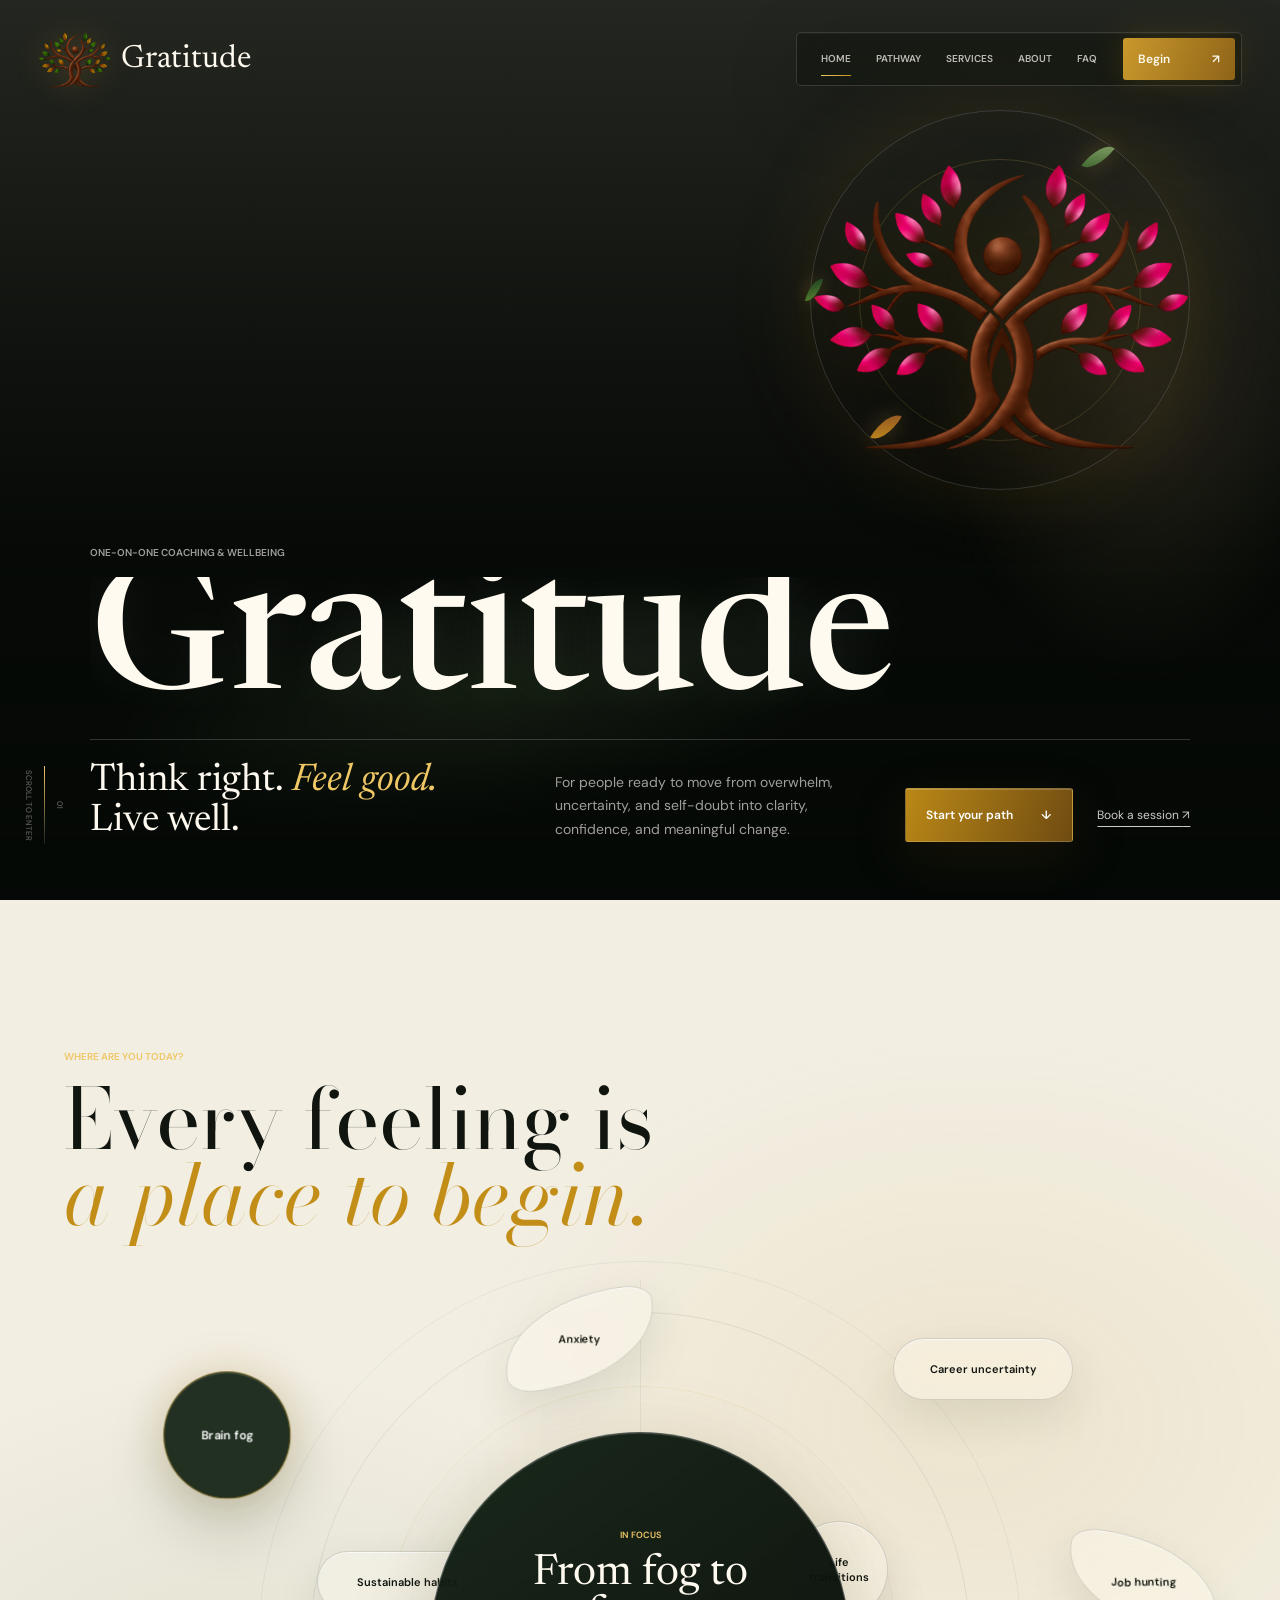
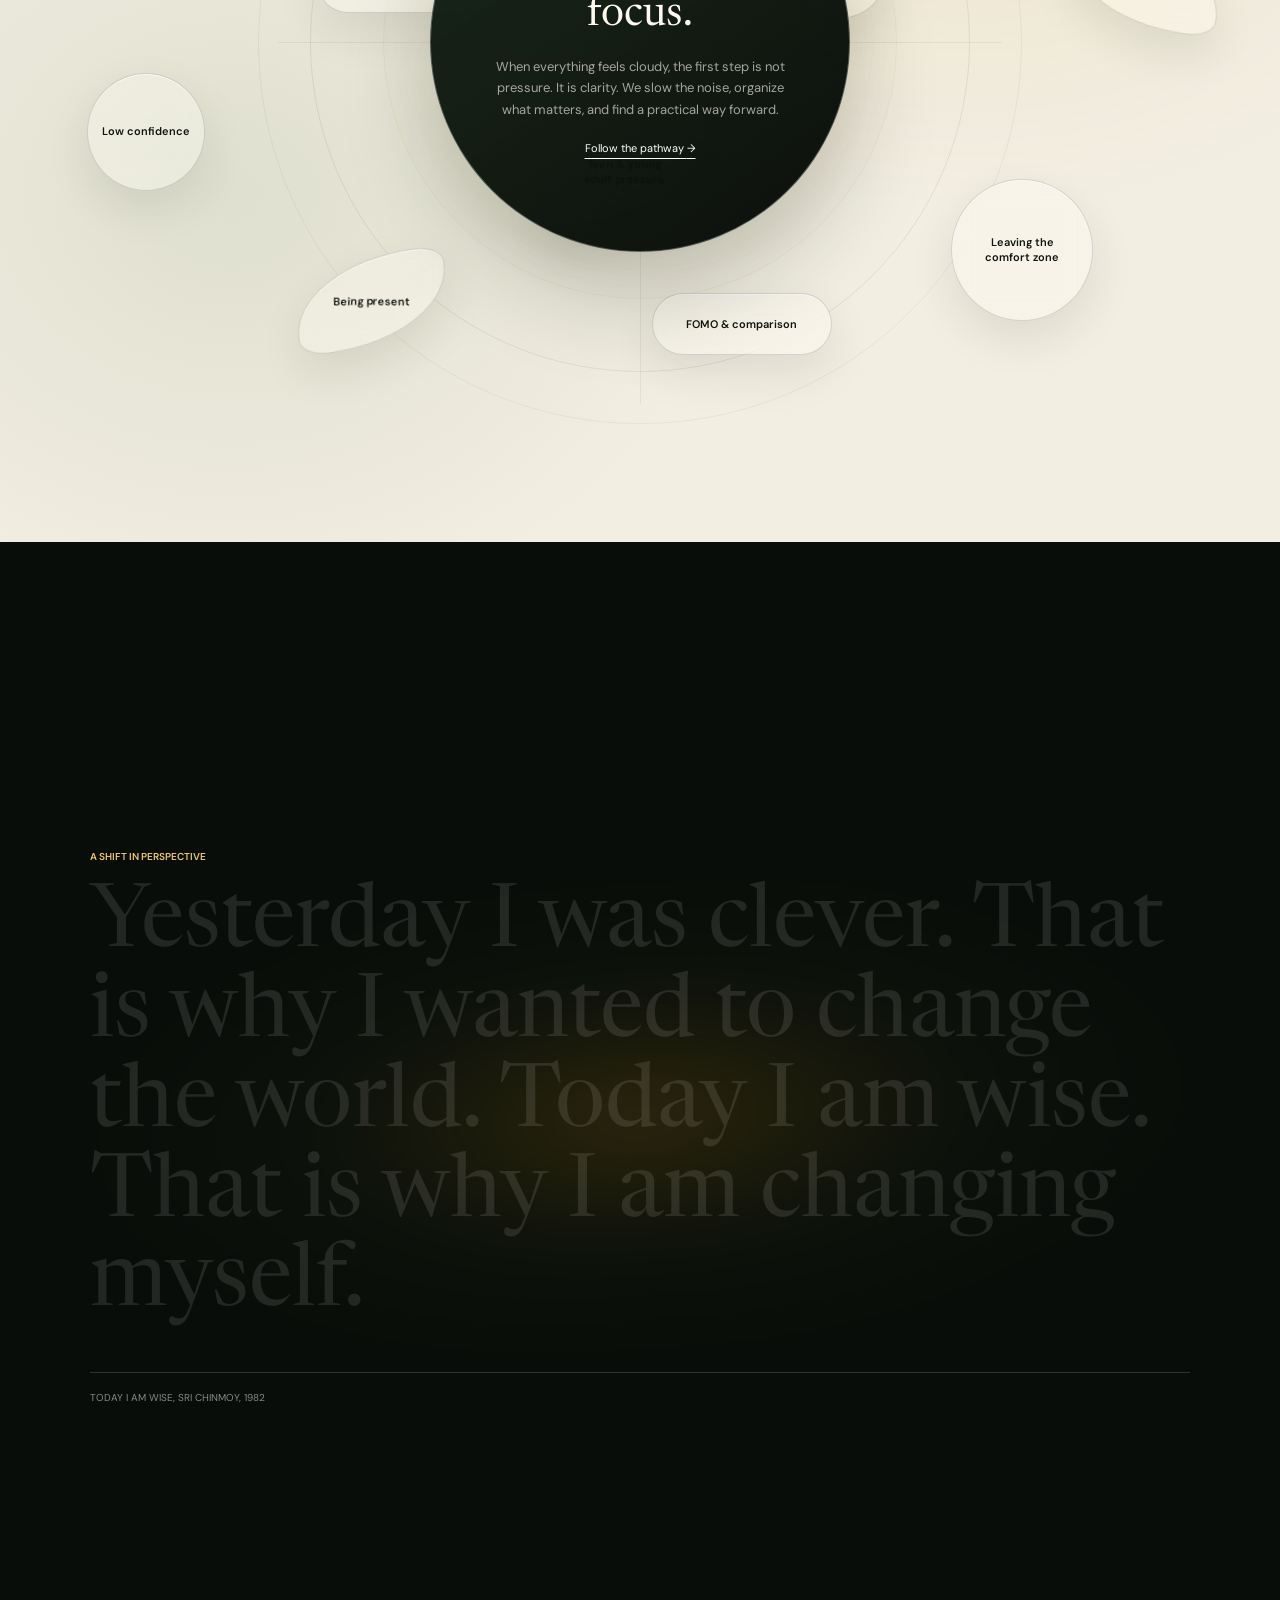
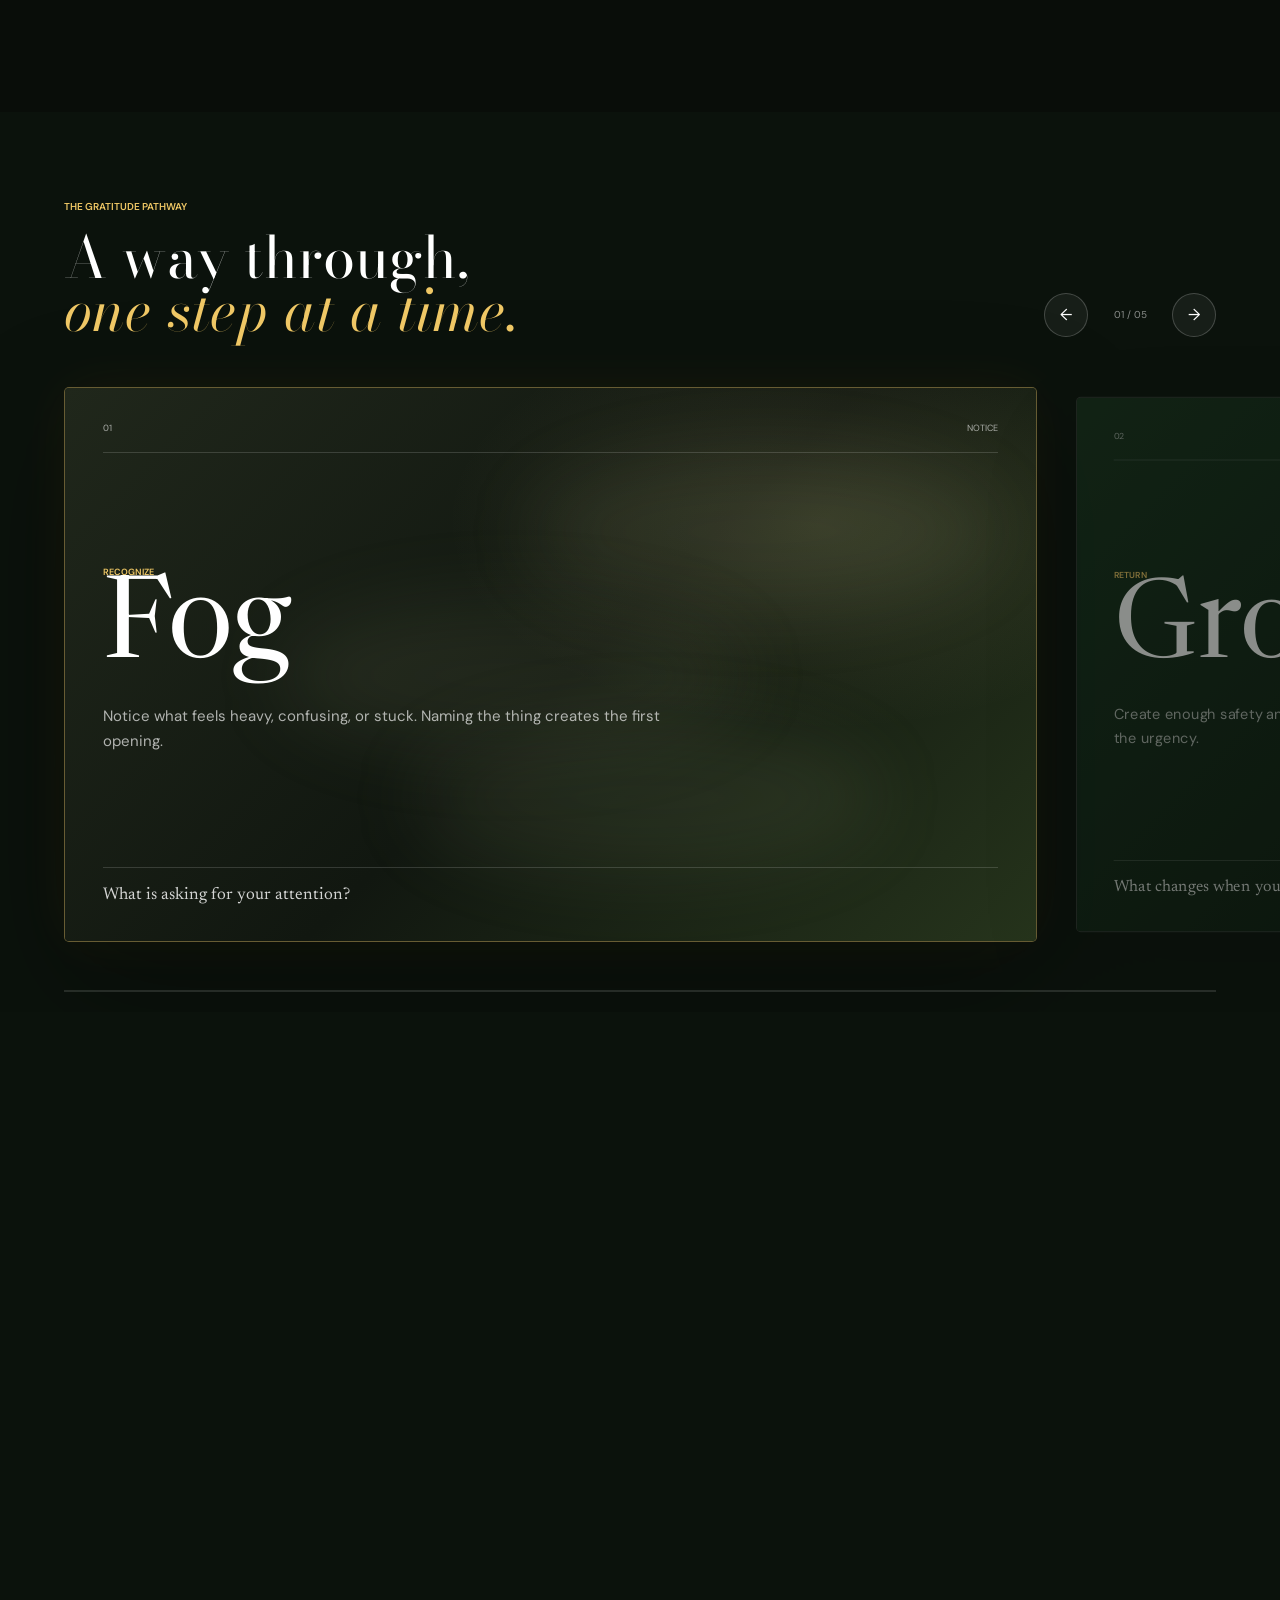
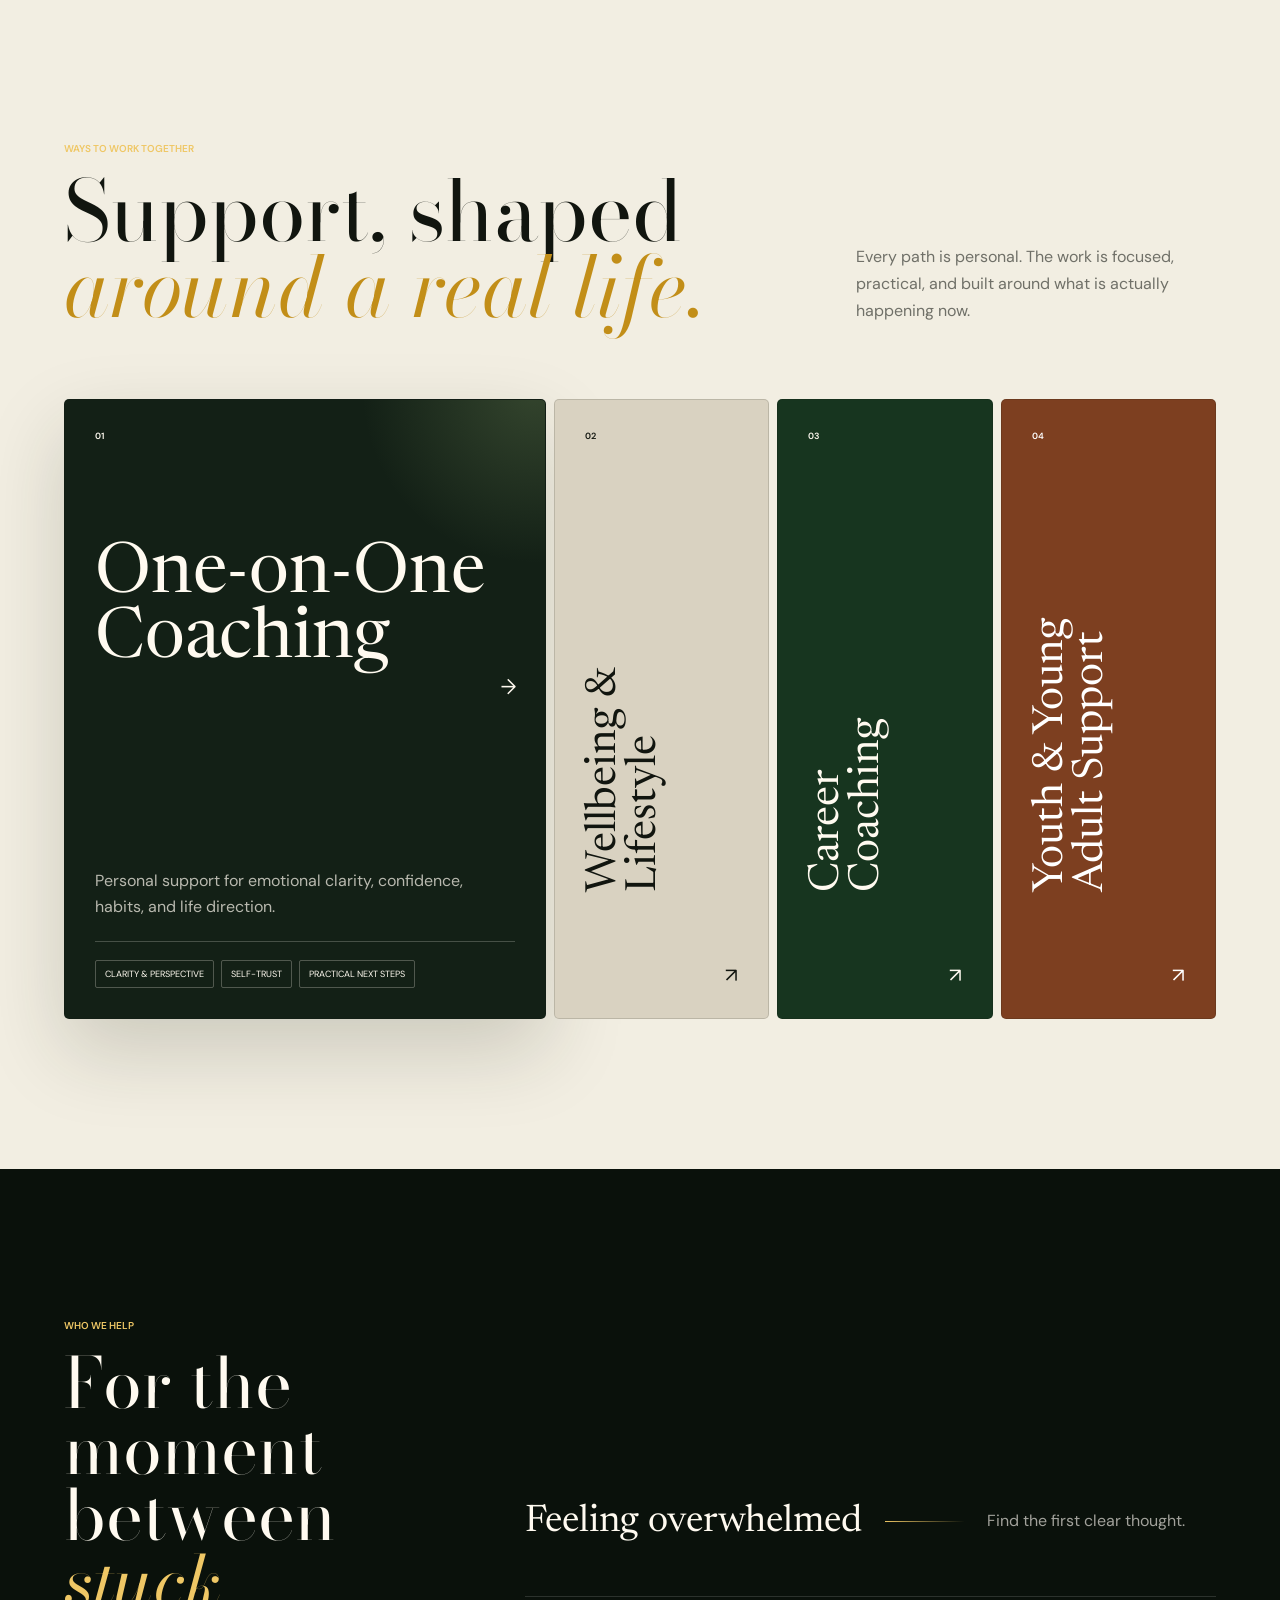
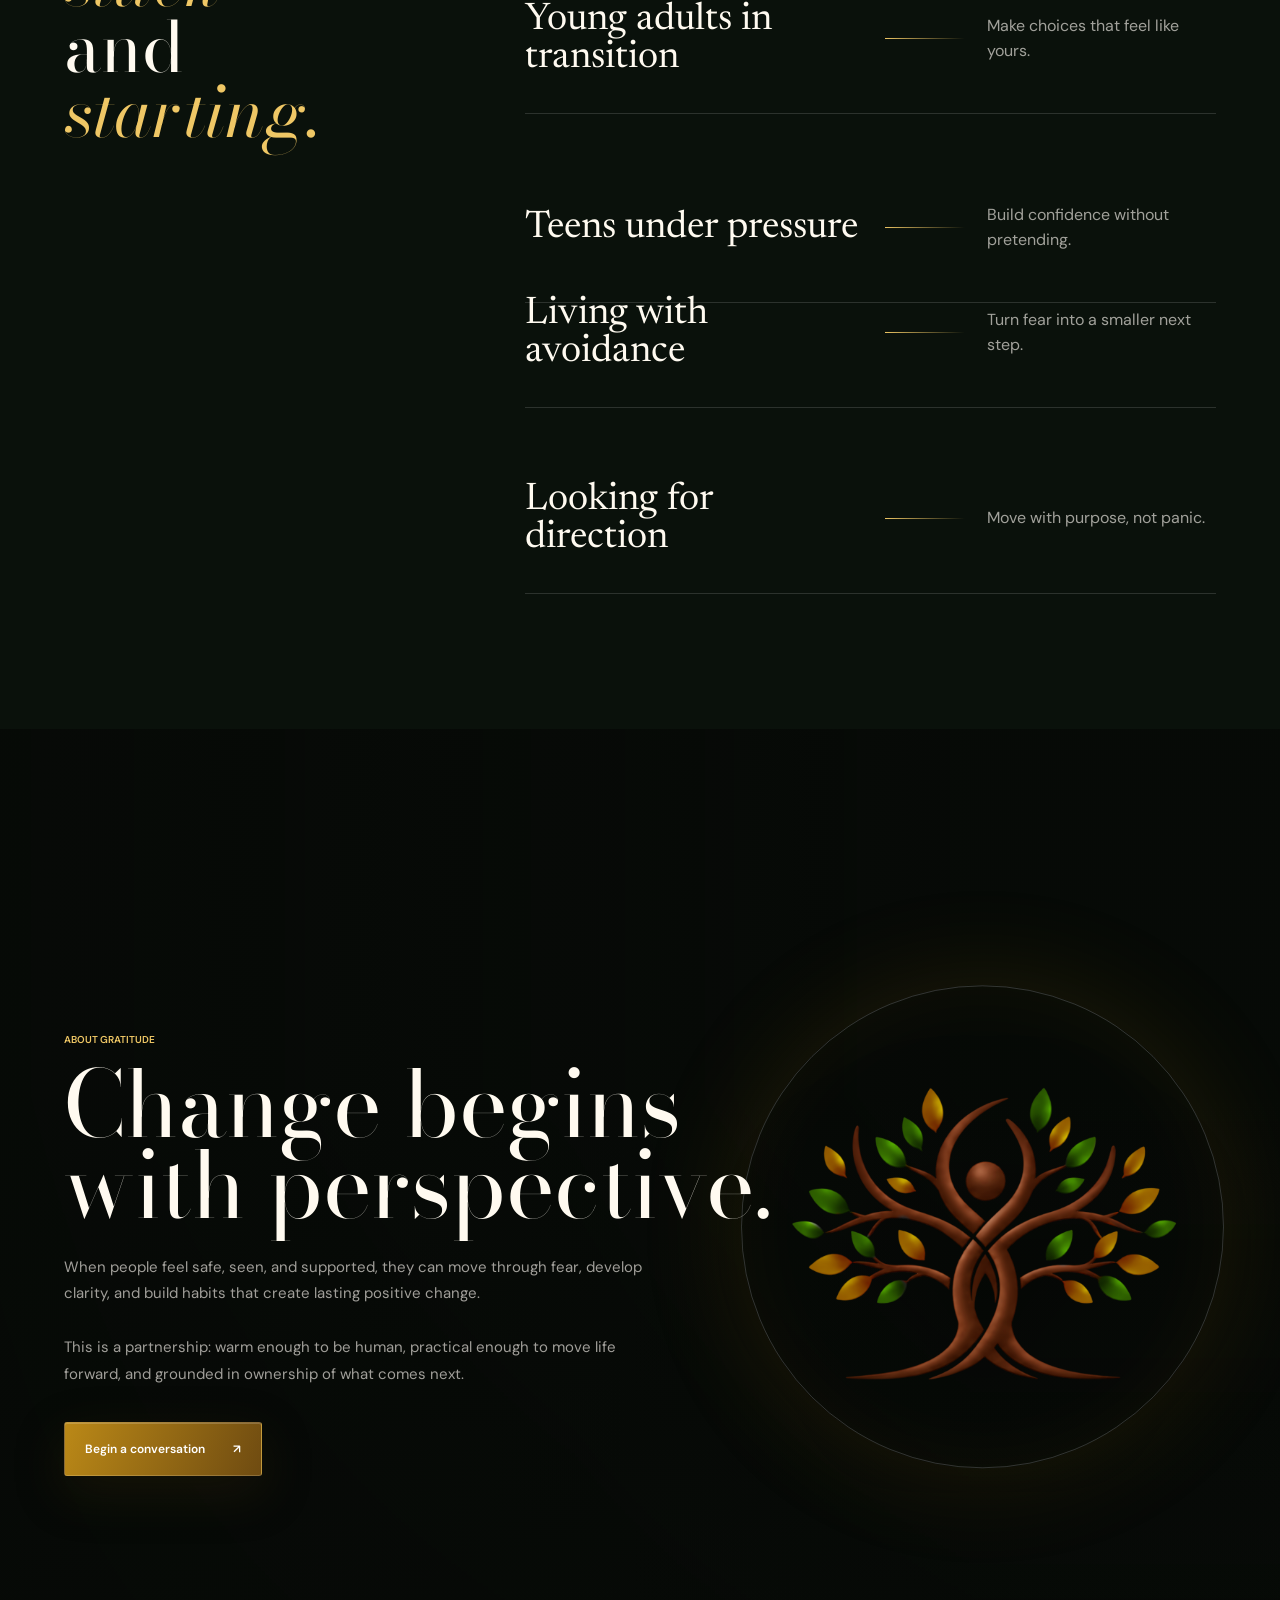
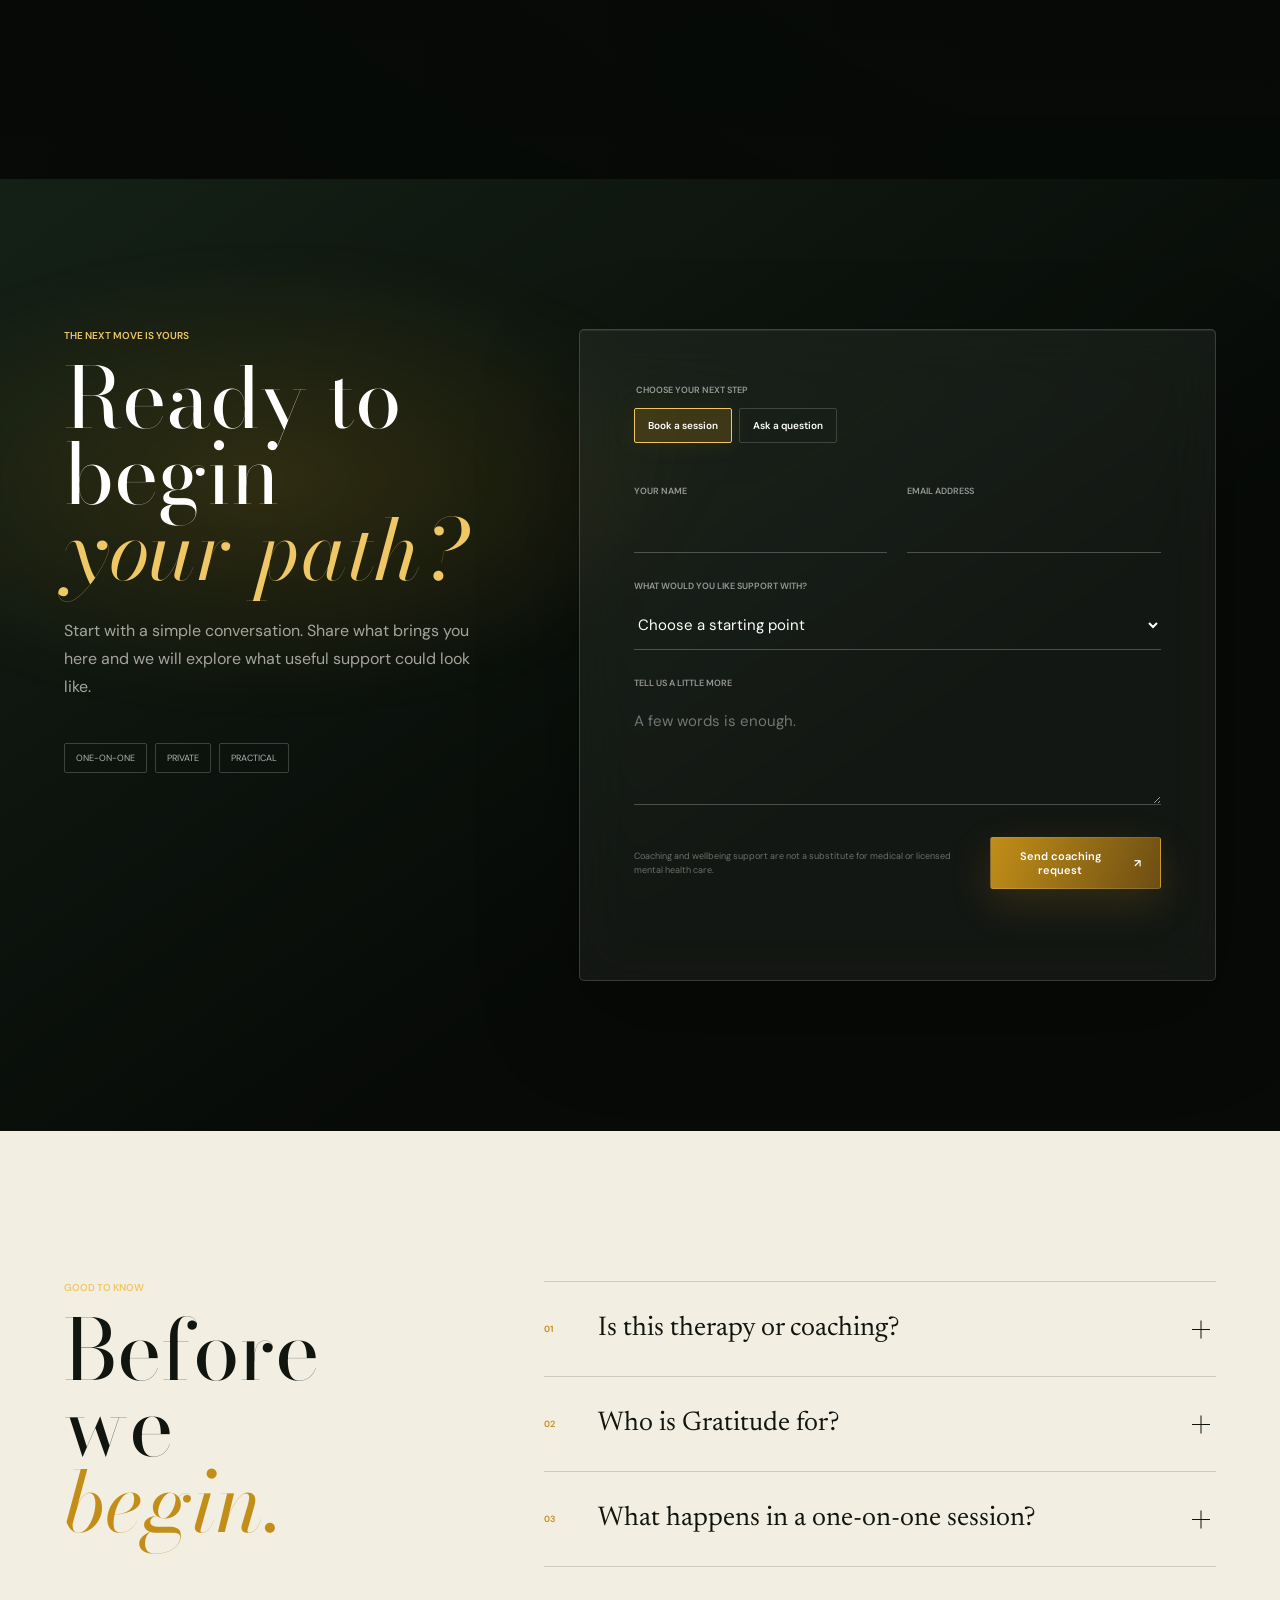
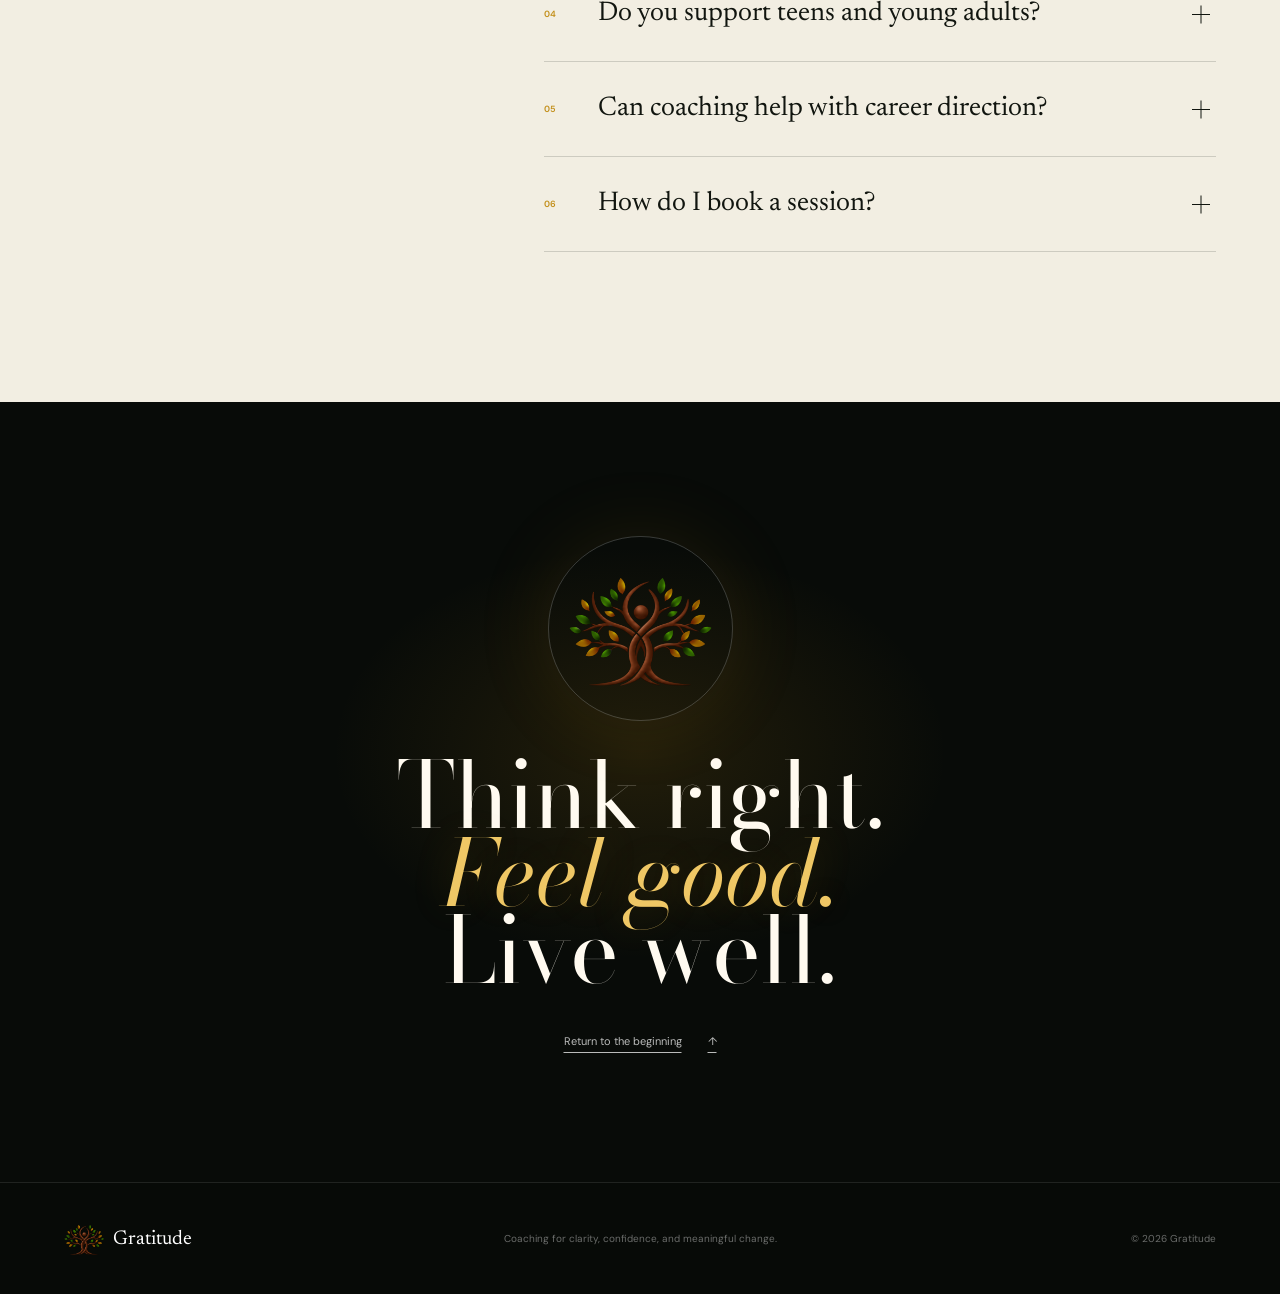
<file: index.html>
<!doctype html>
<html lang="en">
  <head>
    <meta charset="UTF-8">
    <meta name="viewport" content="width=device-width, initial-scale=1, viewport-fit=cover">
    <meta name="theme-color" content="#0b1a14">
    <meta name="color-scheme" content="dark">
    <meta name="mobile-web-app-capable" content="yes">
    <meta name="apple-mobile-web-app-capable" content="yes">
    <meta name="apple-mobile-web-app-status-bar-style" content="black-translucent">
    <meta name="robots" content="index, follow, max-image-preview:large, max-snippet:-1, max-video-preview:-1">
    <meta name="description" content="One-on-one coaching and wellbeing support for clarity, confidence, healthier habits, career direction, and meaningful personal change with Gratitude.">
    <link rel="canonical" href="https://www.thegratitude.ca/">
    <meta property="og:site_name" content="Gratitude">
    <meta property="og:title" content="One-on-One Coaching &amp; Wellbeing Support | Gratitude">
    <meta property="og:description" content="Practical one-on-one coaching for clarity, confidence, sustainable habits, career direction, and meaningful personal change.">
    <meta property="og:type" content="website">
    <meta property="og:url" content="https://www.thegratitude.ca/">
    <meta property="og:image" content="https://www.thegratitude.ca/assets/images/LargeHeroLogo.png">
    <meta property="og:image:secure_url" content="https://www.thegratitude.ca/assets/images/LargeHeroLogo.png">
    <meta property="og:image:type" content="image/png">
    <meta property="og:image:width" content="1080">
    <meta property="og:image:height" content="1080">
    <meta property="og:image:alt" content="Gratitude tree and grounding figure logo">
    <meta name="twitter:card" content="summary">
    <meta name="twitter:title" content="One-on-One Coaching &amp; Wellbeing Support | Gratitude">
    <meta name="twitter:description" content="Practical coaching for clarity, confidence, healthier habits, career direction, and meaningful change.">
    <meta name="twitter:image" content="https://www.thegratitude.ca/assets/images/LargeHeroLogo.png">
    <meta name="twitter:image:alt" content="Gratitude tree and grounding figure logo">
    <title>One-on-One Coaching &amp; Wellbeing Support | Gratitude</title>
    <link rel="icon" href="assets/images/logo.png" type="image/png">
    <link rel="preload" href="assets/images/LargeHeroLogo.png" as="image" type="image/png" fetchpriority="high">
    <link rel="preconnect" href="https://fonts.googleapis.com">
    <link rel="preconnect" href="https://fonts.gstatic.com" crossorigin>
    <link href="https://fonts.googleapis.com/css2?family=Bodoni+Moda:opsz,wght@6..96,400;6..96,500&amp;family=DM+Sans:wght@400;500;600&amp;family=Newsreader:opsz,wght@6..72,400;6..72,500&amp;display=swap" rel="stylesheet">
    <link rel="stylesheet" href="styles.css">
    <script src="script.js" defer></script>
    <script type="application/ld+json">
      {
        "@context": "https://schema.org",
        "@graph": [
          {
            "@type": "Organization",
            "@id": "https://www.thegratitude.ca/#organization",
            "name": "Gratitude",
            "url": "https://www.thegratitude.ca/",
            "logo": {
              "@type": "ImageObject",
              "url": "https://www.thegratitude.ca/assets/images/logo.png",
              "width": 1080,
              "height": 1080
            },
            "description": "One-on-one coaching and wellbeing support for clarity, confidence, healthier habits, career direction, and meaningful personal change.",
            "slogan": "Think right. Feel good. Live well.",
            "hasOfferCatalog": {
              "@type": "OfferCatalog",
              "name": "Coaching and wellbeing services",
              "itemListElement": [
                { "@type": "Offer", "itemOffered": { "@type": "Service", "name": "One-on-One Coaching", "description": "Personal support for emotional clarity, confidence, habits, and life direction." } },
                { "@type": "Offer", "itemOffered": { "@type": "Service", "name": "Wellbeing and Lifestyle Coaching", "description": "Support with routines, mindset, presence, stress, balance, and sustainable positive change." } },
                { "@type": "Offer", "itemOffered": { "@type": "Service", "name": "Career Coaching", "description": "Guidance for career decisions, job hunting, interviews, workplace confidence, and professional growth." } },
                { "@type": "Offer", "itemOffered": { "@type": "Service", "name": "Youth and Young Adult Support", "description": "Age-aware support for early teens, students, and young adults navigating pressure, identity, and change." } }
              ]
            }
          },
          {
            "@type": "WebSite",
            "@id": "https://www.thegratitude.ca/#website",
            "url": "https://www.thegratitude.ca/",
            "name": "Gratitude",
            "description": "One-on-one coaching and wellbeing support for clarity, confidence, and meaningful change.",
            "publisher": { "@id": "https://www.thegratitude.ca/#organization" },
            "inLanguage": "en"
          },
          {
            "@type": "FAQPage",
            "@id": "https://www.thegratitude.ca/#faq-schema",
            "url": "https://www.thegratitude.ca/#faq",
            "mainEntity": [
              { "@type": "Question", "name": "Is this therapy or coaching?", "acceptedAnswer": { "@type": "Answer", "text": "Gratitude offers coaching and wellbeing support, not therapy or medical treatment. Coaching focuses on perspective, goals, habits, choices, and practical ways forward." } },
              { "@type": "Question", "name": "Who is Gratitude for?", "acceptedAnswer": { "@type": "Answer", "text": "Gratitude supports individuals, early teens, students, young adults, and people navigating change, anxiety, career questions, confidence, comparison, or a sense of being stuck." } },
              { "@type": "Question", "name": "What happens in a one-on-one session?", "acceptedAnswer": { "@type": "Answer", "text": "A session begins with what is most present for you, followed by thoughtful questions, reflection, practical planning, and realistic actions to help you move forward." } },
              { "@type": "Question", "name": "Do you support teens and young adults?", "acceptedAnswer": { "@type": "Answer", "text": "Yes. Support is shaped around age, context, and individual needs. Appropriate parent or guardian involvement will be discussed for minors." } },
              { "@type": "Question", "name": "Can coaching help with career direction?", "acceptedAnswer": { "@type": "Answer", "text": "Yes. Career coaching can clarify direction, organize a job search, prepare for interviews, communicate strengths, and grow workplace confidence." } },
              { "@type": "Question", "name": "How do I book a session?", "acceptedAnswer": { "@type": "Answer", "text": "Use the booking form to share your details and preferred support. Gratitude will follow up to arrange a suitable time and explain the next steps." } }
            ]
          }
        ]
      }
    </script>
  </head>
  <body class="intro-running">
    <div class="site-intro" data-site-intro aria-hidden="true">
      <div class="intro-curtain intro-curtain-top"></div>
      <div class="intro-curtain intro-curtain-bottom"></div>
      <div class="intro-seam"></div>

      <div class="intro-composition">
        <div class="intro-aura">
          <span class="intro-ring intro-ring-one"></span>
          <span class="intro-ring intro-ring-two"></span>
          <span class="intro-ring intro-ring-three"></span>
          <img class="intro-logo" src="assets/images/LargeHeroLogo.png" alt="" width="1080" height="1080" fetchpriority="high">
        </div>

        <div class="intro-wordmark">
          <p>Gratitude</p>
          <div class="intro-breath" aria-hidden="true"><span></span></div>
          <div class="intro-promise">
            <span>Think right.</span>
            <span>Feel good.</span>
            <span>Live well.</span>
          </div>
        </div>
      </div>
    </div>
    <noscript><style>.site-intro{display:none!important}body{overflow:auto!important}</style></noscript>

    <a class="skip-link" href="#main-content">Skip to content</a>
    <div class="cursor-light" aria-hidden="true"></div>
    <div class="page-noise" aria-hidden="true"></div>

    <header class="site-header" data-header>
      <a class="brand" href="#top" aria-label="Gratitude home">
        <img src="assets/images/logo.png" alt="" width="1080" height="1080">
        <span>Gratitude</span>
      </a>
      <div class="nav-glass">
        <nav aria-label="Main navigation">
          <a href="#top">Home</a><a href="#pathway">Pathway</a><a href="#services">Services</a><a href="#about">About</a><a href="#faq">FAQ</a>
        </nav>
        <a class="nav-book magnetic" href="#book" aria-label="Book a coaching session"><span>Begin</span><span aria-hidden="true">&#8599;</span></a>
        <button class="menu-button" type="button" aria-label="Open menu" aria-expanded="false"><span></span><span></span></button>
      </div>
    </header>

    <main id="main-content">
      <section class="hero" id="top" aria-labelledby="hero-title">
        <div class="hero-media" aria-hidden="true" data-parallax="0.14"><video class="hero-video" src="assets/video/herosunrise.mp4" autoplay loop muted playsinline preload="auto" disablepictureinpicture></video></div>
        <div class="hero-film" aria-hidden="true"></div>
        <div class="hero-light hero-light-one" aria-hidden="true" data-parallax="-0.08"></div>
        <div class="hero-light hero-light-two" aria-hidden="true" data-parallax="0.05"></div>
        <div class="hero-emblem" aria-hidden="true" data-parallax="-0.11">
          <span class="emblem-ring ring-one"></span><span class="emblem-ring ring-two"></span><img src="assets/images/LargeHeroLogo.png" alt="" width="1080" height="1080" fetchpriority="high">
          <i class="emblem-leaf leaf-one"></i><i class="emblem-leaf leaf-two"></i><i class="emblem-leaf leaf-three"></i>
        </div>
        <div class="hero-copy">
          <p class="hero-kicker reveal">One-on-one coaching &amp; wellbeing</p>
          <h1 class="hero-title" id="hero-title"><span class="line"><span>Gratitude</span></span><span class="sr-only"> one-on-one coaching and wellbeing support</span></h1>
          <div class="hero-lower reveal">
            <p class="hero-tagline">Think right. <em>Feel good.</em> Live well.</p>
            <p class="hero-intro">For people ready to move from overwhelm, uncertainty, and self-doubt into clarity, confidence, and meaningful change.</p>
            <div class="hero-actions">
              <a class="liquid-button magnetic" href="#facing"><span>Start your path</span><span aria-hidden="true">&#8595;</span></a>
              <a class="text-link" href="#book">Book a session <span aria-hidden="true">&#8599;</span></a>
            </div>
          </div>
        </div>
        <div class="hero-rail" aria-hidden="true"><span>01</span><i></i><span>Scroll to enter</span></div>
      </section>

      <section class="facing" id="facing" aria-labelledby="facing-title">
        <div class="ambient-field" aria-hidden="true"></div>
        <header class="facing-heading reveal"><p class="eyebrow">Where are you today?</p><h2 id="facing-title">Every feeling is<br><em>a place to begin.</em></h2></header>
        <div class="concern-constellation reveal" data-concern-explorer>
          <div class="constellation-rings" aria-hidden="true"><span></span><span></span><span></span></div>
          <article class="concern-core" data-current="01" aria-live="polite">
            <p>In focus</p><h3 data-concern-title>From fog to focus.</h3>
            <p data-concern-message>When everything feels cloudy, the first step is not pressure. It is clarity. We slow the noise, organize what matters, and find a practical way forward.</p>
            <a href="#pathway">Follow the pathway <span aria-hidden="true">&#8594;</span></a>
          </article>
          <div class="concern-cloud">
          <button class="concern-node node-orb is-active" style="--x: 9%; --y: 15%; --delay: -2s" type="button" data-concern="brain-fog" aria-pressed="true"><span>Brain fog</span></button>
          <button class="concern-node node-leaf" style="--x: 38%; --y: 4%; --delay: -5s" type="button" data-concern="anxiety" aria-pressed="false"><span>Anxiety</span></button>
          <button class="concern-node node-pill" style="--x: 72%; --y: 10%; --delay: -1s" type="button" data-concern="career-uncertainty" aria-pressed="false"><span>Career uncertainty</span></button>
          <button class="concern-node node-leaf node-leaf-flip" style="--x: 87%; --y: 36%; --delay: -4s" type="button" data-concern="job-hunting" aria-pressed="false"><span>Job hunting</span></button>
          <button class="concern-node node-orb node-large" style="--x: 77%; --y: 68%; --delay: -7s" type="button" data-concern="comfort-zone" aria-pressed="false"><span>Leaving the<br>comfort zone</span></button>
          <button class="concern-node node-pill" style="--x: 51%; --y: 83%; --delay: -3s" type="button" data-concern="fomo" aria-pressed="false"><span>FOMO &amp; comparison</span></button>
          <button class="concern-node node-leaf" style="--x: 20%; --y: 78%; --delay: -6s" type="button" data-concern="presence" aria-pressed="false"><span>Being present</span></button>
          <button class="concern-node node-orb" style="--x: 2%; --y: 54%; --delay: -1.5s" type="button" data-concern="confidence" aria-pressed="false"><span>Low confidence</span></button>
          <button class="concern-node node-pill node-small" style="--x: 22%; --y: 38%; --delay: -8s" type="button" data-concern="habits" aria-pressed="false"><span>Sustainable habits</span></button>
          <button class="concern-node node-orb node-small" style="--x: 63%; --y: 34%; --delay: -2.5s" type="button" data-concern="transitions" aria-pressed="false"><span>Life transitions</span></button>
          <button class="concern-node node-leaf node-wide" style="--x: 41%; --y: 61%; --delay: -4.5s" type="button" data-concern="young-pressure" aria-pressed="false"><span>Teen &amp; young<br>adult pressure</span></button>
          </div>
        </div>
      </section>

      <section class="quote-stage" aria-labelledby="quote-title">
        <div class="quote-light" aria-hidden="true" data-parallax="0.08"></div>
        <p class="eyebrow reveal">A shift in perspective</p>
        <blockquote><p class="scrub-quote" id="quote-title" data-scrub-text>Yesterday I was clever. That is why I wanted to change the world. Today I am wise. That is why I am changing myself.</p><cite>Today I Am Wise, Sri Chinmoy, 1982</cite></blockquote>
      </section>

      <section class="pathway sticky-stage" id="pathway" aria-labelledby="pathway-title">
        <div class="sticky-viewport">
          <header class="pathway-heading">
            <div><p class="eyebrow">The Gratitude Pathway</p><h2 id="pathway-title">A way through,<br><em>one step at a time.</em></h2></div>
            <div class="carousel-controls"><button type="button" data-path-prev aria-label="Previous pathway stage">&#8592;</button><span data-path-count>01 / 05</span><button type="button" data-path-next aria-label="Next pathway stage">&#8594;</button></div>
          </header>
          <div class="path-horizontal-track">
            <article class="path-card path-fog is-current" data-path-card="0">
              <div class="card-atmosphere fog-atmosphere" aria-hidden="true"><i></i><i></i><i></i></div><div class="path-card-top"><span>01</span><span>Notice</span></div>
              <div class="path-card-copy"><p>Recognize</p><h3>Fog</h3><p>Notice what feels heavy, confusing, or stuck. Naming the thing creates the first opening.</p></div><p class="path-question">What is asking for your attention?</p>
            </article>
            <article class="path-card path-grounding" data-path-card="1">
              <div class="card-atmosphere grounding-atmosphere" aria-hidden="true"><span></span><span></span><img src="assets/images/logo.png" alt="" width="1080" height="1080" loading="lazy" decoding="async"></div><div class="path-card-top"><span>02</span><span>Settle</span></div>
              <div class="path-card-copy"><p>Return</p><h3>Grounding</h3><p>Create enough safety and stillness to understand what is happening beneath the urgency.</p></div><p class="path-question">What changes when you feel supported?</p>
            </article>
            <article class="path-card path-clarity" data-path-card="2">
              <div class="card-atmosphere clarity-atmosphere" aria-hidden="true"><i></i><i></i><i></i><i></i><span></span></div><div class="path-card-top"><span>03</span><span>Understand</span></div>
              <div class="path-card-copy"><p>See</p><h3>Clarity</h3><p>Identify patterns, choices, fears, and next steps. Confusion becomes something you can work with.</p></div><p class="path-question">What matters most from here?</p>
            </article>
            <article class="path-card path-growth" data-path-card="3">
              <div class="card-atmosphere growth-atmosphere" aria-hidden="true"><i></i><i></i><i></i><i></i><i></i><span></span></div><div class="path-card-top"><span>04</span><span>Practice</span></div>
              <div class="path-card-copy"><p>Become</p><h3>Growth</h3><p>Build confidence and sustainable habits through actions that are small enough to keep.</p></div><p class="path-question">What can you practice, not perfect?</p>
            </article>
            <article class="path-card path-living" data-path-card="4">
              <div class="card-atmosphere living-atmosphere" aria-hidden="true"><span></span><i></i><i></i></div><div class="path-card-top"><span>05</span><span>Integrate</span></div>
              <div class="path-card-copy"><p>Live</p><h3>Living well</h3><p>Carry change into relationships, school, work, decisions, and the ordinary shape of each day.</p></div><p class="path-question">What would living well look like to you?</p>
            </article>
          </div>
          <div class="path-progress" aria-hidden="true"><span></span></div>
        </div>
      </section>

      <section class="services" id="services" aria-labelledby="services-title">
        <header class="services-heading reveal"><p class="eyebrow">Ways to work together</p><h2 id="services-title">Support, shaped<br><em>around a real life.</em></h2><p>Every path is personal. The work is focused, practical, and built around what is actually happening now.</p></header>
        <div class="service-deck" data-service-deck>
          <article class="service-card is-open tilt-card" data-service-card><button class="service-trigger" type="button" aria-expanded="true"><span>01</span><h3>One-on-One<br>Coaching</h3><i aria-hidden="true">&#8599;</i></button><div class="service-detail"><p>Personal support for emotional clarity, confidence, habits, and life direction.</p><ul><li>Clarity &amp; perspective</li><li>Self-trust</li><li>Practical next steps</li></ul></div><div class="service-glow" aria-hidden="true"></div></article>
          <article class="service-card tilt-card" data-service-card><button class="service-trigger" type="button" aria-expanded="false"><span>02</span><h3>Wellbeing &amp;<br>Lifestyle</h3><i aria-hidden="true">&#8599;</i></button><div class="service-detail"><p>Support with routines, mindset, presence, stress, balance, and sustainable positive change.</p><ul><li>Realistic routines</li><li>Stress &amp; presence</li><li>Lasting habits</li></ul></div><div class="service-glow" aria-hidden="true"></div></article>
          <article class="service-card tilt-card" data-service-card><button class="service-trigger" type="button" aria-expanded="false"><span>03</span><h3>Career<br>Coaching</h3><i aria-hidden="true">&#8599;</i></button><div class="service-detail"><p>Guidance for career decisions, job hunting, interviews, workplace confidence, and growth.</p><ul><li>Career direction</li><li>Job-search strategy</li><li>Interview confidence</li></ul></div><div class="service-glow" aria-hidden="true"></div></article>
          <article class="service-card tilt-card" data-service-card><button class="service-trigger" type="button" aria-expanded="false"><span>04</span><h3>Youth &amp; Young<br>Adult Support</h3><i aria-hidden="true">&#8599;</i></button><div class="service-detail"><p>Age-aware support for early teens, students, and young adults navigating pressure, identity, and change.</p><ul><li>School &amp; life pressure</li><li>Identity &amp; choices</li><li>Healthy confidence</li></ul></div><div class="service-glow" aria-hidden="true"></div></article>
        </div>
      </section>

      <section class="people" aria-labelledby="people-title">
        <div class="people-sticky reveal"><p class="eyebrow">Who we help</p><h2 id="people-title">For the moment<br>between <em>stuck</em><br>and <em>starting.</em></h2></div>
        <div class="people-stream">
          <article class="people-line reveal" data-parallax="0.03"><span>Feeling overwhelmed</span><i></i><p>Find the first clear thought.</p></article>
          <article class="people-line reveal" data-parallax="-0.025"><span>Young adults in transition</span><i></i><p>Make choices that feel like yours.</p></article>
          <article class="people-line reveal" data-parallax="0.04"><span>Teens under pressure</span><i></i><p>Build confidence without pretending.</p></article>
          <article class="people-line reveal" data-parallax="-0.035"><span>Living with avoidance</span><i></i><p>Turn fear into a smaller next step.</p></article>
          <article class="people-line reveal" data-parallax="0.025"><span>Looking for direction</span><i></i><p>Move with purpose, not panic.</p></article>
        </div>
      </section>

      <section class="story-film" id="about" aria-labelledby="about-title">
        <div class="story-media" aria-hidden="true" data-parallax="0.1"><video class="story-video" src="assets/video/hero-b.mp4" muted playsinline preload="none" disablepictureinpicture></video></div>
        <div class="story-film-shade" aria-hidden="true"></div><div class="story-logo" aria-hidden="true" data-parallax="-0.07"><img src="assets/images/logo.png" alt="" width="1080" height="1080" loading="lazy" decoding="async"></div>
        <article class="story-copy reveal"><p class="eyebrow">About Gratitude</p><h2 id="about-title">Change begins<br>with perspective.</h2><p>When people feel safe, seen, and supported, they can move through fear, develop clarity, and build habits that create lasting positive change.</p><p>This is a partnership: warm enough to be human, practical enough to move life forward, and grounded in ownership of what comes next.</p><a class="liquid-button magnetic" href="#book"><span>Begin a conversation</span><span aria-hidden="true">&#8599;</span></a></article>
      </section>

      <section class="booking" id="book" aria-labelledby="booking-title">
        <div class="booking-light" aria-hidden="true"></div>
        <div class="booking-intro reveal"><p class="eyebrow">The next move is yours</p><h2 id="booking-title">Ready to begin<br><em>your path?</em></h2><p>Start with a simple conversation. Share what brings you here and we will explore what useful support could look like.</p><div class="booking-meta"><span>One-on-one</span><span>Private</span><span>Practical</span></div></div>
        <form class="booking-form glass-panel reveal" id="booking-form" aria-labelledby="booking-title" novalidate>
          <fieldset class="form-mode" aria-label="How can we help?"><legend>Choose your next step</legend><label><input type="radio" name="request-type" value="session" checked><span>Book a session</span></label><label><input type="radio" name="request-type" value="question"><span>Ask a question</span></label></fieldset>
          <div class="field-row"><label><span>Your name</span><input type="text" name="name" autocomplete="name" required></label><label><span>Email address</span><input type="email" name="email" autocomplete="email" required></label></div>
          <label><span>What would you like support with?</span><select name="support" required><option value="">Choose a starting point</option><option>Clarity and confidence</option><option>Wellbeing and lifestyle</option><option>Career and job search</option><option>Youth or young adult support</option><option>Something else</option></select></label>
          <label><span>Tell us a little more</span><textarea name="message" rows="4" placeholder="A few words is enough."></textarea></label>
          <div class="form-bottom"><p>Coaching and wellbeing support are not a substitute for medical or licensed mental health care.</p><button class="submit-button magnetic" type="submit"><span>Send coaching request</span><span aria-hidden="true">&#8599;</span></button></div><p class="form-status" role="status" aria-live="polite"></p>
        </form>
      </section>

      <section class="faq" id="faq" aria-labelledby="faq-title">
        <header class="faq-heading reveal"><p class="eyebrow">Good to know</p><h2 id="faq-title">Before we<br><em>begin.</em></h2></header>
        <div class="faq-list">
          <details class="reveal"><summary><span>01</span>Is this therapy or coaching?<i aria-hidden="true"></i></summary><p>Gratitude offers coaching and wellbeing support, not therapy or medical treatment. Coaching focuses on perspective, goals, habits, choices, and practical ways forward.</p></details>
          <details class="reveal"><summary><span>02</span>Who is Gratitude for?<i aria-hidden="true"></i></summary><p>Individuals, early teens, students, young adults, and people navigating change, anxiety, career questions, confidence, comparison, or a sense of being stuck.</p></details>
          <details class="reveal"><summary><span>03</span>What happens in a one-on-one session?<i aria-hidden="true"></i></summary><p>We begin with what is most present for you, then use thoughtful questions, reflection, practical planning, and realistic actions to move forward.</p></details>
          <details class="reveal"><summary><span>04</span>Do you support teens and young adults?<i aria-hidden="true"></i></summary><p>Yes. Support is shaped around age, context, and individual needs. Appropriate parent or guardian involvement will be discussed for minors.</p></details>
          <details class="reveal"><summary><span>05</span>Can coaching help with career direction?<i aria-hidden="true"></i></summary><p>Yes. Career coaching can clarify direction, organize a job search, prepare for interviews, communicate strengths, and grow workplace confidence.</p></details>
          <details class="reveal"><summary><span>06</span>How do I book a session?<i aria-hidden="true"></i></summary><p>Use the form above to share your details and preferred support. Gratitude will follow up to arrange a suitable time and explain the next steps.</p></details>
        </div>
      </section>

      <section class="closing" aria-label="Gratitude closing statement"><div class="closing-emblem" aria-hidden="true"><span></span><img src="assets/images/logo.png" alt="" width="1080" height="1080" loading="lazy" decoding="async"></div><p>Think right.<br><em>Feel good.</em><br>Live well.</p><a class="back-top magnetic" href="#top"><span>Return to the beginning</span><span aria-hidden="true">&#8593;</span></a></section>
    </main>
    <footer class="site-footer"><a class="footer-brand" href="#top" aria-label="Return to the Gratitude homepage"><img src="assets/images/logo.png" alt="" width="1080" height="1080" loading="lazy" decoding="async"><span>Gratitude</span></a><p>Coaching for clarity, confidence, and meaningful change.</p><p>&copy; <span data-year></span> Gratitude</p></footer>
  </body>
</html>
</file>
<file: styles.css>
:root {
  --void: #070a07;
  --ink: #11150f;
  --deep-green: #132016;
  --moss: #2d4724;
  --antique-gold: #c28e18;
  --soft-gold: #efc765;
  --copper: #8a4826;
  --ivory: #f2eee2;
  --pearl: #ded8c7;
  --gold: #c5901a;
  --sage: #91ad70;
  --forest: #17351f;
  --white: #fffaf0;
  --muted-light: rgba(255, 250, 244, .62);
  --muted-dark: rgba(17, 21, 15, .58);
  --line-light: rgba(255, 250, 244, .16);
  --line-dark: rgba(17, 21, 15, .16);
  --sans: "DM Sans", -apple-system, BlinkMacSystemFont, "Segoe UI", sans-serif;
  --serif: "Newsreader", Georgia, serif;
  --editorial: "Bodoni Moda", Didot, "Times New Roman", serif;
  --ease: cubic-bezier(.16, 1, .3, 1);
  --hero-logo-size: 380px;
  --nav-logo-size: 73px;
  --nav-brand-text-size: 32px;
}

* { box-sizing: border-box; }
html {
  scroll-behavior: smooth;
  background: var(--void);
}
body {
  margin: 0;
  min-height: 100dvh;
  overflow-x: clip;
  background: var(--void);
  color: var(--white);
  font-family: var(--sans);
  letter-spacing: 0;
}
body.menu-locked { overflow: hidden; }
body.intro-running { overflow: hidden; }
img, video { display: block; max-width: 100%; }
img { height: auto; }
button, input, select, textarea { font: inherit; }
button, a { -webkit-tap-highlight-color: transparent; }
a { color: inherit; }
.sr-only {
  position: absolute;
  width: 1px;
  height: 1px;
  padding: 0;
  margin: -1px;
  overflow: hidden;
  clip: rect(0, 0, 0, 0);
  white-space: nowrap;
  border: 0;
}
::selection { background: var(--antique-gold); color: var(--ink); }
:focus-visible { outline: 2px solid var(--soft-gold); outline-offset: 5px; }

/* Opening sequence. Adjust the logo scale here; the timing lives at the top of script.js. */
.site-intro {
  position: fixed;
  z-index: 2000;
  inset: 0;
  display: grid;
  place-items: center;
  overflow: hidden;
  pointer-events: all;
  color: var(--white);
  isolation: isolate;
}
.intro-curtain {
  position: absolute;
  z-index: -2;
  left: 0;
  width: 100%;
  height: calc(50% + 1px);
  background: #080b08;
  transition: transform .95s var(--ease);
  will-change: transform;
}
.intro-curtain::after {
  content: "";
  position: absolute;
  inset: 0;
  background:
    radial-gradient(circle at 50% 100%, rgba(194,142,24, .2), transparent 42%),
    linear-gradient(90deg, transparent, rgba(255,255,255,.018) 50%, transparent);
}
.intro-curtain-top { top: 0; }
.intro-curtain-bottom { bottom: 0; transform: rotate(180deg); }
.intro-seam {
  position: absolute;
  z-index: -1;
  left: 50%;
  top: 50%;
  width: 0;
  height: 1px;
  background: rgba(242,205,116, .78);
  box-shadow: 0 0 16px rgba(219,170,54, .72), 0 0 60px rgba(194,142,24, .4);
  transform: translate(-50%, -50%);
  transition: width .85s var(--ease), opacity .4s ease;
}
.intro-composition {
  width: min(520px, 88vw);
  display: grid;
  justify-items: center;
  transform: translateY(-1.5vh);
  transition: opacity .42s ease, filter .55s ease, transform .65s var(--ease);
}
.intro-aura {
  position: relative;
  width: min(238px, 48vw);
  aspect-ratio: 1;
  display: grid;
  place-items: center;
}
.intro-aura::before {
  content: "";
  position: absolute;
  inset: 18%;
  border-radius: 50%;
  background: rgba(194,142,24, .12);
  filter: blur(34px);
  opacity: 0;
  transform: scale(.6);
}
.intro-ring {
  position: absolute;
  inset: 9%;
  border: 1px solid rgba(245, 236, 207, .22);
  border-radius: 50%;
  opacity: 0;
  transform: scale(.54);
}
.intro-ring-two { inset: 0; border-color: rgba(239,199,101, .13); }
.intro-ring-three { inset: -11%; border-color: rgba(217, 183, 122, .09); }
.intro-logo {
  position: relative;
  width: 82%;
  height: 82%;
  object-fit: contain;
  opacity: 0;
  filter: blur(15px) brightness(1.15) drop-shadow(0 0 25px rgba(194,142,24, .34));
  transform: scale(.82);
}
.intro-wordmark {
  margin-top: -4px;
  width: 100%;
  display: grid;
  justify-items: center;
}
.intro-wordmark > p {
  margin: 0;
  font: 400 clamp(42px, 6vw, 62px)/1 var(--serif);
  opacity: 0;
  transform: translateY(12px);
}
.intro-breath {
  position: relative;
  width: min(270px, 58vw);
  height: 22px;
  margin-top: 15px;
  overflow: hidden;
}
.intro-breath::before {
  content: "";
  position: absolute;
  left: 0;
  top: 50%;
  width: 100%;
  height: 1px;
  background: linear-gradient(90deg, transparent, rgba(255,250,244,.55) 20%, var(--soft-gold) 50%, rgba(255,250,244,.55) 80%, transparent);
  transform: scaleX(0);
}
.intro-breath span {
  position: absolute;
  left: 50%;
  top: 50%;
  width: 5px;
  height: 5px;
  border-radius: 50%;
  background: var(--white);
  box-shadow: 0 0 12px var(--soft-gold), 0 0 30px var(--antique-gold);
  opacity: 0;
  transform: translate(-50%, -50%);
}
.intro-promise {
  display: flex;
  gap: 17px;
  color: rgba(255,250,244,.62);
  font-size: 10px;
  font-weight: 500;
  text-transform: uppercase;
}
.intro-promise span { opacity: 0; transform: translateY(8px); }

body.intro-ready .intro-aura::before { animation: intro-aura-in 1.8s var(--ease) .08s both; }
body.intro-ready .intro-logo { animation: intro-logo-in 1.15s var(--ease) .06s both, intro-logo-breathe 2.8s ease-in-out 1.12s infinite; }
body.intro-ready .intro-ring-one { animation: intro-ring-in 1.35s var(--ease) .22s both; }
body.intro-ready .intro-ring-two { animation: intro-ring-in 1.5s var(--ease) .36s both; }
body.intro-ready .intro-ring-three { animation: intro-ring-in 1.7s var(--ease) .48s both; }
body.intro-ready .intro-wordmark > p { animation: intro-copy-in .8s var(--ease) .52s both; }
body.intro-ready .intro-breath::before { animation: intro-breath-line 1.05s var(--ease) .72s both; }
body.intro-ready .intro-breath span { animation: intro-breath-pulse 1.4s ease-in-out .9s both; }
body.intro-ready .intro-promise span { animation: intro-copy-in .65s var(--ease) both; }
body.intro-ready .intro-promise span:nth-child(1) { animation-delay: .94s; }
body.intro-ready .intro-promise span:nth-child(2) { animation-delay: 1.08s; }
body.intro-ready .intro-promise span:nth-child(3) { animation-delay: 1.22s; }
body.intro-running .hero-title .line > span { animation-play-state: paused; }

.site-intro.is-leaving { pointer-events: none; }
.site-intro.is-leaving .intro-composition { opacity: 0; filter: blur(12px); transform: translateY(-1.5vh) scale(.96); }
.site-intro.is-leaving .intro-seam { width: 100%; opacity: 0; }
.site-intro.is-leaving .intro-curtain-top { transform: translate3d(0, -101%, 0); }
.site-intro.is-leaving .intro-curtain-bottom { transform: translate3d(0, 101%, 0) rotate(180deg); }

@keyframes intro-logo-in {
  0% { opacity: 0; filter: blur(15px) brightness(1.25) drop-shadow(0 0 36px rgba(194,142,24,.45)); transform: scale(.82); }
  65% { opacity: 1; filter: blur(0) brightness(1.08) drop-shadow(0 0 34px rgba(194,142,24,.32)); transform: scale(1.025); }
  100% { opacity: 1; filter: blur(0) brightness(1) drop-shadow(0 0 20px rgba(194,142,24,.25)); transform: scale(1); }
}
@keyframes intro-logo-breathe { 50% { transform: scale(1.025); filter: brightness(1.05) drop-shadow(0 0 30px rgba(194,142,24,.34)); } }
@keyframes intro-aura-in { 45%, 100% { opacity: 1; transform: scale(1); } 78% { opacity: .72; transform: scale(1.13); } }
@keyframes intro-ring-in { 55% { opacity: .55; } 100% { opacity: .16; transform: scale(1); } }
@keyframes intro-copy-in { to { opacity: 1; transform: none; } }
@keyframes intro-breath-line { to { transform: scaleX(1); } }
@keyframes intro-breath-pulse { 20%, 70% { opacity: 1; } 50% { transform: translate(-50%, -50%) scale(1.8); } 100% { opacity: .35; transform: translate(-50%, -50%) scale(1); } }

.skip-link {
  position: fixed;
  z-index: 1000;
  top: 12px;
  left: 12px;
  padding: 11px 15px;
  background: var(--white);
  color: var(--ink);
  transform: translateY(-180%);
}
.skip-link:focus { transform: none; }
.page-noise {
  position: fixed;
  z-index: 999;
  inset: 0;
  pointer-events: none;
  opacity: .035;
  background-image: repeating-linear-gradient(0deg, rgba(255,255,255,.18) 0, rgba(255,255,255,.18) 1px, transparent 1px, transparent 3px);
  mix-blend-mode: soft-light;
}
.cursor-light {
  position: fixed;
  z-index: 50;
  left: 0;
  top: 0;
  width: 260px;
  height: 260px;
  border-radius: 50%;
  pointer-events: none;
  opacity: 0;
  background: radial-gradient(circle, rgba(210,166,61, .13), rgba(194,142,24, .04) 42%, transparent 70%);
  transform: translate3d(calc(var(--cursor-x, -300px) - 50%), calc(var(--cursor-y, -300px) - 50%), 0);
  transition: opacity .4s ease;
}
body.cursor-ready .cursor-light { opacity: 1; }

.site-header {
  position: fixed;
  z-index: 100;
  top: 22px;
  left: 38px;
  right: 38px;
  display: flex;
  align-items: center;
  justify-content: space-between;
  color: var(--white);
}
.brand {
  display: inline-flex;
  align-items: center;
  gap: 10px;
  color: inherit;
  text-decoration: none;
  font: 400 var(--nav-brand-text-size)/1 var(--serif);
}
.brand img { width: var(--nav-logo-size); height: var(--nav-logo-size); object-fit: contain; filter: drop-shadow(0 0 14px rgba(210,166,61, .28)); }
.nav-glass {
  min-height: 54px;
  padding: 5px 6px 5px 24px;
  display: flex;
  align-items: center;
  gap: 26px;
  border: 1px solid rgba(255,255,255,.14);
  border-radius: 5px;
  background: rgba(10,15,10, .38);
  box-shadow: 0 22px 70px rgba(0,0,0,.22), inset 0 1px rgba(255,255,255,.04);
  backdrop-filter: blur(24px) saturate(145%);
  -webkit-backdrop-filter: blur(24px) saturate(145%);
  transition: background .35s ease, border-color .35s ease;
}
.site-header.scrolled .nav-glass { background: rgba(7,10,7,.84); border-color: rgba(255,255,255,.2); }
.nav-glass nav { display: flex; align-items: center; gap: 25px; }
.nav-glass nav a {
  position: relative;
  padding: 5px 0;
  color: rgba(255,250,244,.72);
  text-decoration: none;
  font-size: 10px;
  font-weight: 600;
  text-transform: uppercase;
}
.nav-glass nav a::after {
  content: "";
  position: absolute;
  left: 0;
  right: 100%;
  bottom: -6px;
  height: 1px;
  background: linear-gradient(90deg, var(--soft-gold), var(--gold));
  transition: right .35s var(--ease);
}
.nav-glass nav a:hover::after, .nav-glass nav a.is-current::after { right: 0; }
.nav-book {
  min-width: 112px;
  min-height: 42px;
  padding: 0 15px;
  display: inline-flex;
  align-items: center;
  justify-content: space-between;
  gap: 18px;
  border-radius: 3px;
  background: linear-gradient(110deg, #c9992c, #8f6418);
  box-shadow: 0 0 34px rgba(194,142,24,.2);
  color: var(--white);
  text-decoration: none;
  font-size: 12px;
  font-weight: 600;
  transition: background .3s ease, box-shadow .3s ease, transform .3s var(--ease);
}
.nav-book:hover { background: #d9aa35; box-shadow: 0 0 46px rgba(218,173,55,.3); }
.menu-button { display: none; }

.eyebrow, .hero-kicker {
  margin: 0 0 18px;
  color: var(--soft-gold);
  font-size: 10px;
  font-weight: 600;
  text-transform: uppercase;
}
.hero {
  position: relative;
  height: 100svh;
  min-height: 800px;
  max-height: 1080px;
  overflow: hidden;
  background: var(--void);
  isolation: isolate;
}
.hero-media, .hero-video, .hero-film { position: absolute; inset: 0; width: 100%; height: 100%; }
.hero-media { transform: translate3d(0, var(--parallax-y, 0), 0) scale(1.08); will-change: transform; }
.hero-video {
  object-fit: cover;
  filter: brightness(1.08) saturate(1.04) contrast(.98);
}
.hero-film {
  z-index: 1;
  background:
    linear-gradient(180deg, rgba(255,246,222,.12) 0%, rgba(255,246,222,.03) 42%, transparent 62%),
    linear-gradient(0deg, rgba(5,9,6,.82) 0%, rgba(5,9,6,.5) 22%, rgba(5,9,6,.12) 48%, rgba(5,9,6,.08) 100%);
}
.hero-light {
  position: absolute;
  z-index: 1;
  pointer-events: none;
  filter: blur(14px);
  will-change: transform;
}
.hero-light-one { width: 64vw; height: 26vh; left: 7vw; bottom: 10vh; background: radial-gradient(ellipse, rgba(73,105,54,.2), transparent 68%); transform: translate3d(0,var(--parallax-y,0),0) rotate(-8deg); }
.hero-light-two { width: 34vw; height: 70vh; right: -6vw; top: 8vh; background: radial-gradient(ellipse, rgba(217,183,122,.13), transparent 66%); transform: translate3d(0,var(--parallax-y,0),0); }
.hero-copy {
  position: relative;
  z-index: 3;
  width: min(1420px, 100%);
  height: 100%;
  margin: 0 auto;
  padding: 160px 7vw 58px;
  display: flex;
  flex-direction: column;
  justify-content: flex-end;
}
.hero-kicker { color: rgba(255,250,244,.62); }
.hero-title { margin: 0; font: 500 180px/.72 var(--serif); }
.hero-title .line { display: block; overflow: hidden; padding: .03em 0 .13em; }
.hero-title .line > span { display: block; transform: translateY(115%); animation: title-rise 1.35s var(--ease) .18s forwards; text-shadow: 0 0 48px rgba(255,255,255,.08); }
.hero-lower {
  margin-top: 4px;
  padding-top: 22px;
  display: grid;
  grid-template-columns: 1.1fr .8fr auto;
  align-items: end;
  gap: 44px;
  border-top: 1px solid rgba(255,255,255,.18);
}
.hero-tagline { margin: 0; font: 400 38px/1.05 var(--serif); }
.hero-tagline em { color: var(--soft-gold); font-weight: 400; }
.hero-intro { max-width: 530px; margin: 0; color: var(--muted-light); font-size: 14px; line-height: 1.7; }
.hero-actions { display: flex; align-items: center; gap: 24px; }
.liquid-button {
  min-height: 54px;
  padding: 0 20px;
  display: inline-flex;
  align-items: center;
  justify-content: center;
  gap: 28px;
  border: 1px solid rgba(255,255,255,.16);
  border-radius: 3px;
  background: linear-gradient(110deg, rgba(194,142,24,.96), rgba(118,80,18,.94));
  box-shadow: 0 16px 50px rgba(70,52,12,.25), inset 0 1px rgba(255,255,255,.18);
  color: white;
  text-decoration: none;
  font-size: 12px;
  font-weight: 600;
  white-space: nowrap;
  transition: box-shadow .3s ease, filter .3s ease, transform .3s var(--ease);
}
.liquid-button:hover { filter: brightness(1.16); box-shadow: 0 18px 64px rgba(194,142,24,.32), inset 0 1px rgba(255,255,255,.24); }
.text-link { color: rgba(255,250,244,.8); text-underline-offset: 7px; font-size: 12px; white-space: nowrap; }
.text-link:hover { color: white; }
.hero-emblem {
  position: absolute;
  z-index: 2;
  top: 110px;
  right: 7vw;
  width: var(--hero-logo-size);
  aspect-ratio: 1;
  display: grid;
  place-items: center;
  transform: translate3d(0,var(--parallax-y,0),0);
  will-change: transform;
}
.hero-emblem img { position: relative; z-index: 2; width: 100%; filter: drop-shadow(0 28px 35px rgba(0,0,0,.34)) drop-shadow(0 0 26px rgba(194,142,24,.14)); animation: emblem-float 8s ease-in-out infinite; }
.emblem-ring { position: absolute; z-index: 0; border: 1px solid rgba(255,255,255,.16); border-radius: 50%; }
.ring-one { inset: 0; box-shadow: 0 0 90px rgba(194,142,24,.12), inset 0 0 90px rgba(194,142,24,.05); animation: breathe 8s ease-in-out infinite; }
.ring-two { inset: 13%; border-color: rgba(239,199,101,.18); animation: slow-spin 24s linear infinite; }
.emblem-leaf { position: absolute; z-index: 3; width: 16px; height: 34px; border-radius: 100% 0 100% 0; background: linear-gradient(145deg, var(--soft-gold), var(--antique-gold)); box-shadow: 0 0 22px rgba(239,199,101,.3); }
.leaf-one { top: 8%; right: 22%; transform: rotate(38deg); background: linear-gradient(145deg,var(--sage),#315b24); }
.leaf-two { bottom: 12%; left: 18%; transform: rotate(212deg); background: linear-gradient(145deg,var(--gold),#8a4d25); }
.leaf-three { top: 43%; left: -1%; transform: rotate(195deg) scale(.75); background: linear-gradient(145deg,#5f8c31,var(--forest)); }
.hero-rail { position: absolute; z-index: 3; left: 24px; bottom: 56px; display: flex; flex-direction: column; align-items: center; gap: 10px; color: rgba(255,250,244,.42); font-size: 8px; text-transform: uppercase; writing-mode: vertical-rl; }
.hero-rail i { width: 1px; height: 78px; background: linear-gradient(var(--soft-gold),rgba(255,255,255,.1)); }

.facing {
  position: relative;
  min-height: 1180px;
  overflow: hidden;
  padding: 150px 5vw 120px;
  background: var(--ivory);
  color: var(--ink);
  isolation: isolate;
}
.ambient-field { position: absolute; z-index: -1; inset: 0; background: radial-gradient(ellipse at 76% 42%, rgba(194,142,24,.1), transparent 38%), radial-gradient(ellipse at 18% 72%, rgba(67,103,48,.11), transparent 34%); }
.facing-heading { width: min(1320px, 100%); margin: 0 auto; }
.facing-heading h2, .services-heading h2, .booking-intro h2, .faq-heading h2 { margin: 0; font: 400 84px/.9 var(--editorial); }
.facing-heading h2 em, .services-heading h2 em, .booking-intro h2 em, .faq-heading h2 em { color: var(--antique-gold); font-weight: 400; }
.concern-constellation { position: relative; width: min(1320px, 100%); height: 760px; margin: 30px auto 0; }
.constellation-rings { position: absolute; left: 50%; top: 50%; width: 660px; aspect-ratio: 1; transform: translate(-50%,-50%); border: 1px solid rgba(17,21,15,.08); border-radius: 50%; }
.constellation-rings::before, .constellation-rings::after, .constellation-rings span { content: ""; position: absolute; border: 1px solid rgba(194,142,24,.08); border-radius: 50%; }
.constellation-rings::before { inset: 11%; }
.constellation-rings::after { inset: 24%; }
.constellation-rings span:nth-child(1) { inset: -8%; border-color: rgba(18,59,54,.06); }
.constellation-rings span:nth-child(2) { left: 50%; top: -5%; bottom: -5%; width: 1px; border: 0; border-left: 1px solid rgba(17,21,15,.06); border-radius: 0; }
.constellation-rings span:nth-child(3) { top: 50%; left: -5%; right: -5%; height: 1px; border: 0; border-top: 1px solid rgba(17,21,15,.06); border-radius: 0; }
.concern-core {
  position: absolute;
  z-index: 5;
  left: 50%;
  top: 50%;
  width: 420px;
  min-height: 420px;
  padding: 58px;
  display: flex;
  flex-direction: column;
  justify-content: center;
  border: 1px solid rgba(255,255,255,.28);
  border-radius: 50%;
  background: linear-gradient(145deg, rgba(17,32,19,.96), rgba(7,10,7,.98));
  box-shadow: 0 45px 90px rgba(18,34,20,.22), 0 0 80px rgba(194,142,24,.08), inset 0 1px rgba(255,255,255,.12);
  color: var(--white);
  transform: translate(-50%,-50%);
  text-align: center;
  transition: box-shadow .45s ease;
}
.concern-core.is-changing { animation: core-pulse .55s var(--ease); }
.concern-core > p:first-child { margin: 0 0 13px; color: var(--soft-gold); font-size: 9px; font-weight: 600; text-transform: uppercase; }
.concern-core h3 { margin: 0; font: 400 43px/.94 var(--serif); }
.concern-core > p:nth-child(3) { margin: 21px 0; color: var(--muted-light); font-size: 13px; line-height: 1.65; }
.concern-core a { align-self: center; color: white; text-underline-offset: 6px; font-size: 11px; }
.concern-cloud { position: absolute; inset: 0; }
.concern-node {
  --node-size: 118px;
  position: absolute;
  z-index: 4;
  left: var(--x);
  top: var(--y);
  width: var(--node-size);
  height: var(--node-size);
  padding: 14px;
  display: grid;
  place-items: center;
  border: 1px solid rgba(17,21,15,.15);
  background: rgba(255,255,255,.32);
  box-shadow: 0 18px 44px rgba(44,48,30,.1), inset 0 1px rgba(255,255,255,.65);
  backdrop-filter: blur(14px) saturate(135%);
  -webkit-backdrop-filter: blur(14px) saturate(135%);
  color: var(--ink);
  text-align: center;
  font-size: 11px;
  font-weight: 600;
  line-height: 1.35;
  cursor: pointer;
  animation: node-float 8s ease-in-out var(--delay) infinite;
  transition: color .35s ease, border-color .35s ease, background .35s ease, box-shadow .35s ease, scale .5s var(--ease);
}
.node-orb { border-radius: 50%; }
.node-leaf { width: 155px; height: 92px; border-radius: 80% 18% 80% 18%; transform: rotate(-8deg); }
.node-leaf span { transform: rotate(8deg); }
.node-leaf-flip { border-radius: 18% 80% 18% 80%; transform: rotate(8deg); }
.node-leaf-flip span { transform: rotate(-8deg); }
.node-pill { width: 180px; height: 62px; border-radius: 40px; }
.node-large { --node-size: 142px; }
.node-small { --node-size: 98px; }
.node-wide { width: 176px; }
.concern-node:hover, .concern-node:focus-visible, .concern-node.is-active {
  z-index: 8;
  border-color: rgba(194,142,24,.45);
  background: rgba(17,32,19,.92);
  box-shadow: 0 24px 58px rgba(17,32,19,.2), 0 0 42px rgba(194,142,24,.2), inset 0 1px rgba(255,255,255,.12);
  color: white;
  scale: 1.08;
  animation-play-state: paused;
}

.quote-stage {
  position: relative;
  min-height: 130vh;
  overflow: hidden;
  padding: 18vh 7vw;
  display: flex;
  flex-direction: column;
  justify-content: center;
  background: #090d09;
}
.quote-stage > *:not(.quote-light) { position: relative; z-index: 2; }
.quote-light { position: absolute; width: 90vw; height: 55vh; left: 5vw; top: 25%; background: radial-gradient(ellipse, rgba(194,142,24,.18), rgba(50,72,30,.06) 40%, transparent 70%); filter: blur(20px); transform: translate3d(0,var(--parallax-y,0),0) rotate(-4deg); }
.quote-stage blockquote { width: min(1280px, 100%); margin: 0 auto; }
.quote-stage > .eyebrow { width: min(1280px,100%); margin-left: auto; margin-right: auto; }
.scrub-quote { margin: 0; color: rgba(255,250,244,.1); font: 400 88px/1.02 var(--serif); }
.scrub-quote .word {
  --word-glow: 0;
  color: rgba(255,250,244,.11);
  transition: color .16s linear, text-shadow .16s linear;
  text-shadow: 0 0 10px rgba(239,199,101,var(--word-glow)), 0 0 30px rgba(194,142,24,var(--word-glow)), 0 0 70px rgba(194,142,24,calc(var(--word-glow) * .6));
}
.scrub-quote .word.lit { color: var(--white); }
.scrub-quote .word.hot { color: #fff8e8; }
.quote-stage cite { display: block; margin-top: 42px; padding-top: 18px; border-top: 1px solid var(--line-light); color: rgba(255,250,244,.52); font-size: 10px; font-style: normal; text-transform: uppercase; }

.sticky-stage { position: relative; height: 520vh; }
.sticky-viewport { position: sticky; top: 0; height: 100vh; min-height: 720px; overflow: hidden; }
.pathway { background: #0b120c; color: white; }
.pathway .sticky-viewport { padding: 88px 0 32px; }
.pathway-heading {
  position: relative;
  z-index: 8;
  width: min(1400px, calc(100% - 10vw));
  margin: 0 auto;
  display: flex;
  align-items: end;
  justify-content: space-between;
}
.pathway-heading h2 { margin: 0; font: 400 58px/.91 var(--editorial); }
.pathway-heading h2 em { color: var(--soft-gold); font-weight: 400; }
.carousel-controls { display: flex; align-items: center; gap: 14px; }
.carousel-controls button {
  width: 44px;
  height: 44px;
  border: 1px solid rgba(255,255,255,.2);
  border-radius: 50%;
  background: rgba(255,255,255,.05);
  color: white;
  cursor: pointer;
  transition: background .3s ease, border-color .3s ease, transform .3s var(--ease);
}
.carousel-controls button:hover { background: var(--antique-gold); border-color: var(--antique-gold); transform: scale(1.06); }
.carousel-controls span { min-width: 56px; color: rgba(255,255,255,.52); font-size: 10px; text-align: center; }
.path-horizontal-track {
  position: absolute;
  left: 5vw;
  top: 275px;
  display: flex;
  gap: 22px;
  transform: translate3d(0,0,0);
  will-change: transform;
}
.path-card {
  position: relative;
  width: min(76vw, 1040px);
  height: calc(100vh - 345px);
  min-height: 410px;
  max-height: 580px;
  flex: 0 0 auto;
  overflow: hidden;
  padding: 34px 38px;
  display: flex;
  flex-direction: column;
  border: 1px solid rgba(255,255,255,.14);
  border-radius: 5px;
  background: rgba(255,255,255,.04);
  box-shadow: 0 40px 110px rgba(0,0,0,.2), inset 0 1px rgba(255,255,255,.04);
  opacity: .52;
  transform: scale(.965);
  transition: opacity .45s ease, transform .6s var(--ease), border-color .45s ease, box-shadow .45s ease;
}
.path-card.is-current { opacity: 1; transform: scale(1); border-color: rgba(239,199,101,.38); box-shadow: 0 45px 120px rgba(0,0,0,.34), 0 0 60px rgba(194,142,24,.08), inset 0 1px rgba(255,255,255,.08); }
.path-card-top { position: relative; z-index: 2; display: flex; justify-content: space-between; padding-bottom: 18px; border-bottom: 1px solid rgba(255,255,255,.15); color: rgba(255,255,255,.62); font-size: 9px; text-transform: uppercase; }
.path-card-copy { position: relative; z-index: 2; margin-top: auto; }
.path-card-copy > p:first-child { margin: 0 0 10px; color: var(--soft-gold); font-size: 9px; font-weight: 600; text-transform: uppercase; }
.path-card-copy h3 { margin: 0; font: 400 114px/.75 var(--serif); }
.path-card-copy > p:last-child { max-width: 560px; margin: 30px 0 0; color: rgba(255,255,255,.66); font-size: 15px; line-height: 1.65; }
.path-question { position: relative; z-index: 2; margin: auto 0 0; padding-top: 17px; border-top: 1px solid rgba(255,255,255,.15); color: rgba(255,255,255,.82); font: 400 17px/1.3 var(--serif); }
.card-atmosphere { position: absolute; inset: 0; pointer-events: none; }
.fog-atmosphere { background: radial-gradient(ellipse at 78% 24%, rgba(195,180,122,.16), transparent 35%), linear-gradient(135deg,#20271b,#111710 52%,#26341c); }
.fog-atmosphere i { position: absolute; width: 48%; height: 28%; border-radius: 50%; filter: blur(36px); background: rgba(158,166,123,.1); animation: fog-drift 12s ease-in-out infinite; }
.fog-atmosphere i:nth-child(1) { right: 4%; top: 12%; }
.fog-atmosphere i:nth-child(2) { left: 22%; top: 38%; animation-delay: -4s; }
.fog-atmosphere i:nth-child(3) { right: 16%; bottom: 12%; animation-delay: -8s; }
.grounding-atmosphere { background: radial-gradient(circle at 72% 50%, rgba(217,183,122,.15), transparent 30%), linear-gradient(135deg,#18331e,#0d1a10 60%,#2a2417); }
.grounding-atmosphere span { position: absolute; right: 11%; top: 50%; width: 320px; aspect-ratio: 1; border: 1px solid rgba(145,173,112,.2); border-radius: 50%; transform: translateY(-50%); animation: breathe 8s ease-in-out infinite; }
.grounding-atmosphere span:nth-child(2) { right: calc(11% + 42px); width: 236px; border-color: rgba(217,183,122,.18); animation-delay: -4s; }
.grounding-atmosphere img { position: absolute; right: calc(11% + 68px); top: 50%; width: 184px; transform: translateY(-50%); opacity: .68; filter: drop-shadow(0 0 30px rgba(194,142,24,.15)); }
.clarity-atmosphere { background: linear-gradient(120deg,#f7f0e8,#dcd5ce); }
.path-clarity { color: var(--ink); }
.path-clarity .path-card-top, .path-clarity .path-card-copy > p:last-child, .path-clarity .path-question { color: rgba(17,21,15,.62); border-color: rgba(17,21,15,.15); }
.clarity-atmosphere i { position: absolute; left: 57%; top: -10%; width: 1px; height: 120%; background: rgba(17,21,15,.16); transform-origin: bottom; }
.clarity-atmosphere i:nth-child(1) { transform: rotate(-30deg); }
.clarity-atmosphere i:nth-child(2) { transform: rotate(-10deg); }
.clarity-atmosphere i:nth-child(3) { transform: rotate(12deg); }
.clarity-atmosphere i:nth-child(4) { transform: rotate(32deg); }
.clarity-atmosphere span { position: absolute; left: 57%; top: 44%; width: 22px; aspect-ratio: 1; border-radius: 50%; background: var(--antique-gold); box-shadow: 0 0 0 15px rgba(194,142,24,.1), 0 0 45px rgba(194,142,24,.24); transform: translate(-50%,-50%); animation: clarity-pulse 5s ease-in-out infinite; }
.growth-atmosphere { background: radial-gradient(ellipse at 80% 30%,rgba(239,199,101,.14),transparent 38%), linear-gradient(135deg,#26391d,#0d140e 60%,#18301d); }
.growth-atmosphere span { position: absolute; right: 23%; bottom: -10%; width: 3px; height: 82%; background: linear-gradient(transparent,var(--gold)); transform: rotate(16deg); transform-origin: bottom; }
.growth-atmosphere i { position: absolute; right: 20%; bottom: var(--leaf-bottom); width: 28px; height: 58px; border-radius: 100% 0 100% 0; background: linear-gradient(145deg,var(--sage),#3f6d29); box-shadow: 0 0 26px rgba(112,149,69,.18); transform: rotate(var(--leaf-rotate)); animation: leaf-breathe 7s ease-in-out infinite; }
.growth-atmosphere i:nth-child(1) { --leaf-bottom: 12%; --leaf-rotate: 48deg; right: 16%; }
.growth-atmosphere i:nth-child(2) { --leaf-bottom: 29%; --leaf-rotate: 210deg; right: 28%; animation-delay: -2s; }
.growth-atmosphere i:nth-child(3) { --leaf-bottom: 46%; --leaf-rotate: 50deg; right: 10%; animation-delay: -4s; }
.growth-atmosphere i:nth-child(4) { --leaf-bottom: 60%; --leaf-rotate: 212deg; right: 31%; animation-delay: -1s; }
.growth-atmosphere i:nth-child(5) { --leaf-bottom: 72%; --leaf-rotate: 48deg; right: 14%; animation-delay: -5s; }
.living-atmosphere { background: linear-gradient(130deg,#c28e18,#725317 42%,#17351f); }
.living-atmosphere span { position: absolute; right: -8%; top: -30%; width: 56%; aspect-ratio: 1; border: 1px solid rgba(255,255,255,.18); border-radius: 50%; box-shadow: inset 0 0 100px rgba(255,255,255,.05); }
.living-atmosphere i { position: absolute; width: 38%; height: 1px; right: 0; background: linear-gradient(90deg,transparent,rgba(255,255,255,.35)); transform-origin: right; }
.living-atmosphere i:nth-child(2) { top: 36%; transform: rotate(22deg); }
.living-atmosphere i:nth-child(3) { top: 53%; transform: rotate(-18deg); }
.path-progress { position: absolute; z-index: 8; left: 5vw; right: 5vw; bottom: 20px; height: 2px; background: rgba(255,255,255,.12); }
.path-progress span { display: block; width: 0; height: 100%; background: linear-gradient(90deg,var(--soft-gold),var(--gold),var(--sage)); box-shadow: 0 0 16px rgba(239,199,101,.45); }

.services { padding: 150px 5vw; background: var(--ivory); color: var(--ink); }
.services-heading { width: min(1320px,100%); margin: 0 auto 75px; display: grid; grid-template-columns: 1.15fr .6fr; column-gap: 8vw; }
.services-heading .eyebrow, .services-heading h2 { grid-column: 1; }
.services-heading > p:last-child { grid-column: 2; grid-row: 2; align-self: end; margin: 0; color: var(--muted-dark); line-height: 1.7; }
.service-deck { width: min(1320px,100%); height: 620px; margin: 0 auto; display: flex; gap: 8px; }
.service-card {
  position: relative;
  flex: 1 1 0;
  min-width: 0;
  overflow: hidden;
  border: 1px solid rgba(17,21,15,.15);
  border-radius: 5px;
  background: var(--deep-green);
  color: var(--white);
  transition: flex .75s var(--ease), transform .45s var(--ease), box-shadow .45s ease;
}
.service-card:nth-child(2) { background: #d9d2c1; color: var(--ink); }
.service-card:nth-child(3) { background: var(--forest); color: var(--white); }
.service-card:nth-child(4) { background: #7d3f20; color: white; }
.service-card.is-open { flex: 2.25 1 0; box-shadow: 0 32px 80px rgba(31,40,24,.18); }
.service-trigger { position: relative; z-index: 2; width: 100%; height: 100%; padding: 30px; display: grid; grid-template-rows: auto 1fr auto; border: 0; background: transparent; color: inherit; text-align: left; cursor: pointer; }
.service-trigger > span { font-size: 9px; font-weight: 600; }
.service-trigger h3 { align-self: end; margin: 0 0 70px; font: 400 43px/.93 var(--serif); writing-mode: vertical-rl; transform: rotate(180deg); transition: font-size .55s var(--ease), margin .55s var(--ease), transform .55s var(--ease), writing-mode .01s .35s; }
.service-trigger i { justify-self: end; font-style: normal; font-size: 20px; transition: transform .35s var(--ease); }
.service-card.is-open .service-trigger { height: auto; min-height: 330px; }
.service-card.is-open .service-trigger h3 { margin: auto 0 0; font-size: 70px; writing-mode: horizontal-tb; transform: none; }
.service-card.is-open .service-trigger i { transform: rotate(45deg); }
.service-detail { position: absolute; z-index: 3; left: 30px; right: 30px; bottom: 30px; opacity: 0; transform: translateY(18px); pointer-events: none; transition: opacity .3s ease .05s, transform .5s var(--ease) .05s; }
.service-card.is-open .service-detail { opacity: 1; transform: none; pointer-events: auto; transition-delay: .26s; }
.service-detail > p { max-width: 520px; margin: 0 0 22px; opacity: .7; line-height: 1.6; }
.service-detail ul { margin: 0; padding: 18px 0 0; display: flex; flex-wrap: wrap; gap: 7px; border-top: 1px solid currentColor; border-color: color-mix(in srgb,currentColor 22%,transparent); list-style: none; }
.service-detail li { padding: 7px 9px; border: 1px solid currentColor; border-color: color-mix(in srgb,currentColor 26%,transparent); border-radius: 2px; font-size: 9px; text-transform: uppercase; }
.service-glow { position: absolute; width: 360px; height: 360px; top: -190px; right: -170px; border-radius: 50%; background: radial-gradient(circle,rgba(239,199,101,.3),transparent 68%); opacity: 0; transition: opacity .5s ease; }
.service-card:nth-child(1) .service-glow { background: radial-gradient(circle,rgba(145,173,112,.26),transparent 68%); }
.service-card:nth-child(3) .service-glow { background: radial-gradient(circle,rgba(197,144,26,.24),transparent 68%); }
.service-card:nth-child(4) .service-glow { background: radial-gradient(circle,rgba(239,199,101,.25),transparent 68%); }
.service-card.is-open .service-glow { opacity: 1; }

.people { min-height: 1100px; padding: 150px 5vw; display: grid; grid-template-columns: .7fr 1.3fr; gap: 7vw; background: #0a110b; }
.people-sticky { position: sticky; top: 140px; align-self: start; }
.people-sticky h2 { margin: 0; font: 400 70px/.94 var(--editorial); }
.people-sticky h2 em { color: var(--soft-gold); font-weight: 400; }
.people-stream { padding-top: 110px; }
.people-line { min-height: 150px; padding: 30px 0; display: grid; grid-template-columns: 1fr 80px .68fr; align-items: center; gap: 22px; border-bottom: 1px solid rgba(255,255,255,.14); translate: 0 var(--parallax-y,0); }
.people-line > span { font: 400 38px/1 var(--serif); }
.people-line i { height: 1px; background: linear-gradient(90deg,var(--soft-gold),transparent); }
.people-line p { margin: 0; color: var(--muted-light); line-height: 1.55; }

.story-film { position: relative; min-height: 100svh; height: 1050px; max-height: 1200px; overflow: hidden; background: var(--void); isolation: isolate; }
.story-media, .story-video, .story-film-shade { position: absolute; inset: 0; width: 100%; height: 100%; }
.story-media { transform: translate3d(0,var(--parallax-y,0),0) scale(1.08); }
.story-video { object-fit: cover; filter: saturate(.8) sepia(.05) contrast(1.03); }
.story-film-shade { z-index: 1; background: linear-gradient(90deg,rgba(7,10,7,.88) 0%,rgba(7,10,7,.55) 45%,rgba(7,10,7,.18) 76%),linear-gradient(0deg,rgba(7,10,7,.7),transparent 65%); }
.story-logo { position: absolute; z-index: 2; right: 8vw; top: 50%; width: 390px; transform: translate3d(0,calc(-50% + var(--parallax-y,0)),0); }
.story-logo::before { content: ""; position: absolute; inset: -12%; border: 1px solid rgba(255,255,255,.18); border-radius: 50%; box-shadow: 0 0 110px rgba(194,142,24,.14),inset 0 0 90px rgba(194,142,24,.06); animation: breathe 8s ease-in-out infinite; }
.story-logo img { position: relative; filter: drop-shadow(0 24px 45px rgba(0,0,0,.35)); }
.story-copy { position: relative; z-index: 3; width: min(1320px,calc(100% - 10vw)); height: 100%; margin: 0 auto; display: flex; flex-direction: column; justify-content: center; align-items: flex-start; }
.story-copy h2 { margin: 0; font: 400 92px/.88 var(--editorial); }
.story-copy > p:not(.eyebrow) { max-width: 610px; margin: 28px 0 0; color: var(--muted-light); font-size: 15px; line-height: 1.75; }
.story-copy .liquid-button { margin-top: 35px; }

.booking { position: relative; overflow: hidden; padding: 150px 5vw; display: grid; grid-template-columns: .8fr 1.2fr; gap: 7vw; background: linear-gradient(145deg,#142016,#070a07 65%); }
.booking-light { position: absolute; width: 72vw; height: 52vh; left: -15vw; top: 7%; background: radial-gradient(ellipse,rgba(194,142,24,.19),transparent 68%); filter: blur(18px); }
.booking-intro, .booking-form { position: relative; z-index: 2; }
.booking-intro h2 { color: white; }
.booking-intro h2 em { color: var(--soft-gold); }
.booking-intro > p:not(.eyebrow) { max-width: 520px; margin: 30px 0 0; color: var(--muted-light); line-height: 1.75; }
.booking-meta { margin-top: 42px; display: flex; flex-wrap: wrap; gap: 8px; }
.booking-meta span { padding: 8px 11px; border: 1px solid rgba(255,255,255,.2); border-radius: 2px; color: rgba(255,255,255,.68); font-size: 9px; text-transform: uppercase; }
.glass-panel { border: 1px solid rgba(255,255,255,.16); border-radius: 5px; background: rgba(255,255,255,.055); box-shadow: 0 35px 100px rgba(0,0,0,.28),inset 0 1px rgba(255,255,255,.07); backdrop-filter: blur(28px) saturate(130%); -webkit-backdrop-filter: blur(28px) saturate(130%); }
.booking-form { padding: 54px; }
.booking-form label > span, .form-mode legend { display: block; margin-bottom: 9px; color: rgba(255,255,255,.55); font-size: 9px; font-weight: 600; text-transform: uppercase; }
.form-mode { margin: 0 0 35px; padding: 0; border: 0; }
.form-mode legend { margin-bottom: 12px; }
.form-mode label { display: inline-block; margin: 0 7px 7px 0; cursor: pointer; }
.form-mode input { position: absolute; opacity: 0; pointer-events: none; }
.form-mode label span { margin: 0; padding: 10px 13px; border: 1px solid rgba(255,255,255,.17); border-radius: 2px; color: white; font-size: 10px; text-transform: none; transition: background .25s,border-color .25s,box-shadow .25s; }
.form-mode input:checked + span { border-color: var(--soft-gold); background: rgba(194,142,24,.22); box-shadow: 0 0 24px rgba(194,142,24,.1); }
.form-mode input:focus-visible + span { outline: 2px solid var(--soft-gold); outline-offset: 3px; }
.field-row { display: grid; grid-template-columns: 1fr 1fr; gap: 20px; }
.booking-form > label, .field-row label { display: block; margin-bottom: 27px; }
.booking-form input:not([type="radio"]), .booking-form select, .booking-form textarea { width: 100%; padding: 13px 0; border: 0; border-bottom: 1px solid rgba(255,255,255,.24); border-radius: 0; outline: 0; background: transparent; color: white; font-size: 15px; transition: border-color .25s,box-shadow .25s; }
.booking-form select { color-scheme: dark; }
.booking-form textarea { min-height: 100px; resize: vertical; }
.booking-form input:focus, .booking-form select:focus, .booking-form textarea:focus { border-color: var(--soft-gold); box-shadow: 0 8px 15px -14px var(--soft-gold); }
.booking-form .field-error { border-color: #ff8585 !important; }
.form-bottom { display: flex; align-items: center; justify-content: space-between; gap: 28px; }
.form-bottom p { max-width: 390px; margin: 0; color: rgba(255,255,255,.38); font-size: 9px; line-height: 1.6; }
.submit-button { min-width: 165px; min-height: 52px; padding: 0 19px; display: inline-flex; align-items: center; justify-content: space-between; gap: 24px; border: 1px solid rgba(255,255,255,.12); border-radius: 3px; background: linear-gradient(110deg,var(--antique-gold),#6d4e13); box-shadow: 0 14px 40px rgba(194,142,24,.18); color: white; font-size: 11px; font-weight: 600; cursor: pointer; }
.form-status { min-height: 20px; margin: 17px 0 0; color: var(--soft-gold); font-size: 12px; }

.faq { padding: 150px 5vw; display: grid; grid-template-columns: .72fr 1.28fr; gap: 8vw; background: var(--ivory); color: var(--ink); }
.faq-heading { position: sticky; top: 140px; align-self: start; }
.faq-list { border-top: 1px solid var(--line-dark); }
.faq-list details { border-bottom: 1px solid var(--line-dark); }
.faq-list summary { min-height: 94px; display: grid; grid-template-columns: 38px 1fr 24px; align-items: center; gap: 16px; cursor: pointer; list-style: none; font: 400 27px/1.2 var(--serif); transition: color .25s ease,padding .4s var(--ease); }
.faq-list summary::-webkit-details-marker { display: none; }
.faq-list summary:hover { padding-left: 8px; color: var(--antique-gold); }
.faq-list summary span { color: var(--antique-gold); font: 600 9px/1 var(--sans); }
.faq-list summary i { position: relative; width: 18px; height: 18px; }
.faq-list summary i::before, .faq-list summary i::after { content: ""; position: absolute; top: 50%; left: 0; width: 100%; height: 1px; background: currentColor; transition: transform .35s var(--ease); }
.faq-list summary i::after { transform: rotate(90deg); }
.faq-list details[open] summary i::after { transform: rotate(0); }
.faq-list details > p { max-width: 720px; margin: -3px 0 34px 54px; color: var(--muted-dark); line-height: 1.75; }

.closing { min-height: 780px; padding: 100px 24px; display: flex; flex-direction: column; align-items: center; justify-content: center; background: radial-gradient(ellipse at 50% 45%,rgba(194,142,24,.14),transparent 34%),#080b08; text-align: center; }
.closing-emblem { position: relative; width: 185px; aspect-ratio: 1; display: grid; place-items: center; }
.closing-emblem span { position: absolute; inset: 0; border: 1px solid rgba(255,255,255,.2); border-radius: 50%; box-shadow: 0 0 80px rgba(194,142,24,.12); animation: breathe 8s ease-in-out infinite; }
.closing-emblem img { width: 78%; }
.closing > p { margin: 35px 0 0; font: 400 92px/.84 var(--editorial); }
.closing > p em { color: var(--soft-gold); font-weight: 400; text-shadow: 0 0 40px rgba(194,142,24,.2); }
.back-top { margin-top: 46px; display: inline-flex; align-items: center; gap: 26px; color: rgba(255,255,255,.72); text-underline-offset: 7px; font-size: 11px; }
.site-footer { min-height: 112px; padding: 24px 5vw; display: grid; grid-template-columns: 1fr 1fr 1fr; align-items: center; gap: 24px; border-top: 1px solid rgba(255,255,255,.1); background: var(--void); color: rgba(255,255,255,.4); font-size: 10px; }
.footer-brand { display: inline-flex; align-items: center; gap: 9px; justify-self: start; color: white; text-decoration: none; font: 400 20px/1 var(--serif); }
.footer-brand img { width: 40px; height: 40px; object-fit: contain; }
.site-footer > p:nth-child(2) { text-align: center; }
.site-footer > p:last-child { text-align: right; }

.reveal { opacity: 0; transform: translateY(34px); transition: opacity .85s var(--ease),transform .85s var(--ease); }
.reveal.in-view { opacity: 1; transform: none; }

@keyframes title-rise { to { transform: translateY(0); } }
@keyframes emblem-float { 50% { transform: translateY(-10px); } }
@keyframes breathe { 50% { transform: scale(1.06); opacity: .78; } }
@keyframes slow-spin { to { transform: rotate(360deg); } }
@keyframes node-float { 50% { translate: 0 -12px; } }
@keyframes core-pulse { 45% { box-shadow: 0 45px 100px rgba(18,34,20,.28),0 0 90px rgba(194,142,24,.2),inset 0 1px rgba(255,255,255,.15); transform: translate(-50%,-50%) scale(1.018); } }
@keyframes fog-drift { 50% { transform: translate3d(-30px,18px,0) scale(1.12); } }
@keyframes clarity-pulse { 50% { transform: translate(-50%,-50%) scale(1.3); box-shadow: 0 0 0 22px rgba(194,142,24,.07),0 0 58px rgba(194,142,24,.3); } }
@keyframes leaf-breathe { 50% { filter: brightness(1.28); scale: 1.08; } }
@keyframes mobile-menu-in { to { opacity: 1; transform: none; } }

@media (hover: hover) and (pointer: fine) {
  .service-card:hover { flex: 2.25 1 0; }
  .service-deck:hover .service-card:not(:hover) { flex: .92 1 0; }
}

@media (max-width: 1100px) {
  :root { --hero-logo-size: 285px; }
  .hero-title { font-size: 132px; }
  .hero-lower { grid-template-columns: 1fr 1fr; }
  .hero-actions { grid-column: 2; }
  .hero-emblem { width: var(--hero-logo-size); }
  .facing-heading h2, .services-heading h2, .booking-intro h2, .faq-heading h2 { font-size: 70px; }
  .concern-constellation { transform: scale(.88); transform-origin: center top; margin-bottom: -80px; }
  .scrub-quote { font-size: 70px; }
  .service-trigger h3 { font-size: 36px; }
  .service-card.is-open .service-trigger h3 { font-size: 58px; }
  .people-sticky h2 { font-size: 56px; }
  .story-copy h2 { font-size: 76px; }
  .story-logo { width: 300px; }
}

@media (max-width: 900px) {
  :root { --hero-logo-size: 225px; }
  .cursor-light { display: none; }
  .site-header { top: 14px; left: 18px; right: 18px; }
  .brand span { display: none; }
  .nav-glass { width: 52px; min-height: 52px; padding: 0; justify-content: center; }
  .nav-glass nav, .nav-book { display: none; }
  .menu-button { width: 50px; height: 50px; padding: 0; border: 0; background: transparent; display: grid; place-content: center; gap: 7px; cursor: pointer; }
  .menu-button span { width: 22px; height: 1px; background: white; transition: transform .35s var(--ease); }
  .site-header.menu-open .nav-glass { position: fixed; top: 9px; left: 9px; right: 9px; width: auto; height: calc(100svh - 18px); padding: 92px 30px 30px; display: flex; flex-direction: column; align-items: stretch; justify-content: center; background: rgba(7,10,7,.97); }
  .site-header.menu-open .brand { position: fixed; z-index: 2; top: 21px; left: 24px; }
  .site-header.menu-open nav { display: flex; flex-direction: column; align-items: stretch; gap: 0; }
  .site-header.menu-open nav a { padding: 13px 0; border-bottom: 1px solid var(--line-light); font: 400 40px/1 var(--serif); text-transform: none; opacity: 0; transform: translateY(-14px) rotateX(20deg); animation: mobile-menu-in .55s var(--ease) forwards; }
  .site-header.menu-open nav a:nth-child(2) { animation-delay: .05s; }.site-header.menu-open nav a:nth-child(3) { animation-delay: .1s; }.site-header.menu-open nav a:nth-child(4) { animation-delay: .15s; }.site-header.menu-open nav a:nth-child(5) { animation-delay: .2s; }
  .site-header.menu-open .nav-book { margin-top: 24px; display: flex; min-height: 54px; }
  .site-header.menu-open .menu-button { position: fixed; z-index: 3; top: 10px; right: 10px; }
  .site-header.menu-open .menu-button span:first-child { transform: translateY(4px) rotate(45deg); }.site-header.menu-open .menu-button span:last-child { transform: translateY(-4px) rotate(-45deg); }
  .hero { min-height: 760px; max-height: 920px; }
  .hero-copy { padding: 130px 28px 40px; }
  .hero-title { font-size: 104px; }
  .hero-lower { grid-template-columns: 1fr; gap: 22px; }
  .hero-tagline { font-size: 32px; }
  .hero-actions { grid-column: auto; }
  .hero-emblem { top: 88px; right: -15px; width: var(--hero-logo-size); opacity: .72; }
  .hero-rail { display: none; }
  .facing { min-height: auto; padding: 110px 24px; }
  .facing-heading h2, .services-heading h2, .booking-intro h2, .faq-heading h2 { font-size: 58px; }
  .concern-constellation { width: calc(100vw - 48px); height: auto; margin-top: 55px; padding: 0 0 18px; display: grid; grid-template-columns: 1fr; gap: 20px; transform: none; overflow: visible; }
  .constellation-rings { display: none; }
  .concern-core { position: relative; left: auto; top: auto; width: 100%; min-height: 350px; padding: 44px 30px; border-radius: 5px; transform: none; text-align: left; order: -1; }
  .concern-core a { align-self: flex-start; }
  .concern-core.is-changing { animation: none; }
  .concern-cloud { position: relative; inset: auto; width: calc(100vw - 24px); margin-left: -24px; padding: 8px 24px 18px; display: flex; align-items: center; gap: 10px; overflow-x: auto; scroll-snap-type: x proximity; scrollbar-width: none; }
  .concern-cloud::-webkit-scrollbar { display: none; }
  .concern-node { position: relative; left: auto; top: auto; width: 152px; min-width: 152px; height: 92px; padding: 0 18px; display: flex; justify-content: center; border-radius: 50%; transform: none !important; animation: none; text-align: center; scroll-snap-align: center; }
  .concern-node:nth-child(3n + 2) { height: 74px; border-radius: 70% 22% 70% 22%; }
  .concern-node:nth-child(3n) { width: 184px; min-width: 184px; height: 60px; border-radius: 40px; }
  .concern-node span { transform: none; }
  .concern-node:hover, .concern-node:focus-visible, .concern-node.is-active { scale: 1; }
  .quote-stage { min-height: 980px; padding: 140px 28px; }
  .scrub-quote { font-size: 54px; }
  .sticky-stage { height: auto; }
  .sticky-viewport { position: relative; height: auto; min-height: 0; overflow: visible; }
  .pathway .sticky-viewport { padding: 100px 0 70px; overflow: hidden; }
  .pathway-heading { width: calc(100% - 48px); align-items: flex-end; }
  .pathway-heading h2 { font-size: 48px; }
  .path-horizontal-track { position: relative; left: auto; top: auto; width: 100%; margin-top: 55px; padding: 0 24px 24px; gap: 14px; overflow-x: auto; scroll-snap-type: x mandatory; scroll-padding-left: 24px; transform: none !important; scrollbar-width: none; }
  .path-horizontal-track::-webkit-scrollbar { display: none; }
  .path-card { width: 84vw; height: 560px; min-height: 0; max-height: none; scroll-snap-align: start; opacity: 1; transform: none; }
  .path-progress { left: 24px; right: 24px; bottom: 35px; }
  .services { padding: 110px 24px; }
  .services-heading { grid-template-columns: 1fr; gap: 24px; margin-bottom: 55px; }
  .services-heading .eyebrow, .services-heading h2, .services-heading > p:last-child { grid-column: 1; grid-row: auto; }
  .service-deck { height: auto; display: grid; }
  .service-card, .service-card.is-open { flex: none; min-height: 115px; max-height: 115px; transition: max-height .7s var(--ease),box-shadow .45s ease; }
  .service-card.is-open { min-height: 510px; max-height: 510px; }
  .service-trigger { min-height: 113px; height: 113px; padding: 25px; display: grid; grid-template-columns: 36px 1fr auto; grid-template-rows: 1fr; align-items: center; }
  .service-card.is-open .service-trigger { min-height: 250px; height: 250px; }
  .service-trigger h3, .service-card.is-open .service-trigger h3 { margin: 0; align-self: center; font-size: 35px; writing-mode: horizontal-tb; transform: none; }
  .service-detail { left: 25px; right: 25px; bottom: 30px; }
  .people { min-height: auto; padding: 110px 24px; grid-template-columns: 1fr; gap: 60px; }
  .people-sticky { position: relative; top: auto; }
  .people-stream { padding-top: 0; }
  .people-line { min-height: 130px; grid-template-columns: 1fr 40px; }
  .people-line p { grid-column: 1; }
  .story-film { min-height: 850px; height: 100svh; }
  .story-copy { width: calc(100% - 48px); justify-content: flex-end; padding-bottom: 70px; }
  .story-copy h2 { font-size: 65px; }
  .story-logo { top: 120px; right: 20px; width: 230px; transform: translate3d(0,var(--parallax-y,0),0); opacity: .74; }
  .booking { padding: 110px 24px; grid-template-columns: 1fr; gap: 65px; }
  .faq { padding: 110px 24px; grid-template-columns: 1fr; gap: 55px; }
  .faq-heading { position: relative; top: auto; }
  .closing > p { font-size: 70px; }
  .site-footer { grid-template-columns: 1fr; text-align: center; padding: 36px 24px; }
  .footer-brand, .site-footer > p:nth-child(2), .site-footer > p:last-child { justify-self: center; text-align: center; margin: 0; }
}

@media (max-width: 560px) {
  :root { --hero-logo-size: 180px; }
  .hero { height: 100svh; min-height: 720px; }
  .hero-video { object-position: 58% center; }
  .hero-copy { padding: 120px 18px 26px; }
  .hero-title { font-size: 72px; }
  .hero-emblem { top: 82px; right: -35px; width: var(--hero-logo-size); opacity: .58; }
  .hero-tagline { font-size: 28px; }
  .hero-intro { font-size: 13px; }
  .hero-actions { width: 100%; justify-content: space-between; gap: 14px; }
  .liquid-button { min-height: 50px; padding: 0 15px; gap: 14px; }
  .text-link { font-size: 11px; }
  .facing { padding-left: 18px; padding-right: 18px; }
  .facing-heading h2, .services-heading h2, .booking-intro h2, .faq-heading h2 { font-size: 48px; }
  .concern-constellation { width: calc(100vw - 36px); }
  .concern-cloud { width: 100vw; margin-left: -18px; padding-left: 18px; padding-right: 18px; }
  .concern-core { min-height: 380px; }
  .concern-core h3 { font-size: 39px; }
  .quote-stage { min-height: 900px; padding: 120px 18px; }
  .scrub-quote { font-size: 43px; }
  .pathway-heading { width: calc(100% - 36px); align-items: flex-start; flex-direction: column; gap: 22px; }
  .pathway-heading h2 { font-size: 43px; }
  .carousel-controls { align-self: flex-end; }
  .path-horizontal-track { padding-left: 18px; padding-right: 18px; scroll-padding-left: 18px; }
  .path-card { width: 88vw; height: 520px; padding: 28px 24px; }
  .path-card-copy h3 { font-size: 76px; }
  .path-card-copy > p:last-child { font-size: 14px; }
  .grounding-atmosphere span { right: -22%; width: 270px; }.grounding-atmosphere span:nth-child(2) { right: -10%; width: 190px; }.grounding-atmosphere img { right: 5%; width: 140px; }
  .services { padding-left: 18px; padding-right: 18px; }
  .service-card.is-open { min-height: 535px; max-height: 535px; }
  .service-trigger, .service-card.is-open .service-trigger { padding: 21px; }
  .service-trigger h3, .service-card.is-open .service-trigger h3 { font-size: 30px; }
  .people { padding-left: 18px; padding-right: 18px; }
  .people-sticky h2 { font-size: 48px; }
  .people-line > span { font-size: 30px; }
  .story-film { min-height: 760px; }
  .story-video { object-position: 60% center; }
  .story-copy { width: calc(100% - 36px); padding-bottom: 40px; }
  .story-copy h2 { font-size: 52px; }
  .story-copy > p:not(.eyebrow) { font-size: 13px; margin-top: 18px; }
  .story-logo { width: 185px; }
  .booking { padding-left: 18px; padding-right: 18px; }
  .booking-form { padding: 30px 20px; }
  .field-row { grid-template-columns: 1fr; gap: 0; }
  .form-bottom { align-items: stretch; flex-direction: column; }
  .submit-button { width: 100%; }
  .faq { padding-left: 18px; padding-right: 18px; }
  .faq-list summary { min-height: 82px; grid-template-columns: 26px 1fr 18px; font-size: 20px; }
  .faq-list details > p { margin-left: 42px; }
  .closing { min-height: 650px; }
  .closing-emblem { width: 145px; }
  .closing > p { font-size: 54px; }
  .intro-aura { width: min(190px, 50vw); }
  .intro-wordmark > p { font-size: 43px; }
  .intro-promise { gap: 10px; font-size: 8px; }
}

/* Phone art direction: isolated from the desktop composition. */
@media (max-width: 900px) {
  html {
    scroll-padding-top: 76px;
    background: #0b1a14;
  }
  body {
    background: #0b1a14;
    overscroll-behavior-y: none;
  }
  main > section { scroll-margin-top: 72px; }
  :root {
    --nav-logo-size: 54px;
    --hero-logo-size: 205px;
  }

  .site-header {
    top: max(12px, env(safe-area-inset-top));
    left: max(16px, env(safe-area-inset-left));
    right: max(16px, env(safe-area-inset-right));
    align-items: flex-start;
  }
  .brand img { filter: drop-shadow(0 8px 18px rgba(0,0,0,.2)) drop-shadow(0 0 12px rgba(194,142,24,.18)); }
  .brand { transition: opacity .35s ease, transform .45s var(--ease); }
  .site-header.scrolled:not(.menu-open) .brand { opacity: 0; transform: translateY(-10px); pointer-events: none; }
  .nav-glass {
    width: 50px;
    min-height: 50px;
    border-color: rgba(255,255,255,.16);
    background: rgba(7,10,7,.72);
    box-shadow: 0 16px 42px rgba(0,0,0,.18), inset 0 1px rgba(255,255,255,.06);
    backdrop-filter: blur(20px) saturate(135%);
    -webkit-backdrop-filter: blur(20px) saturate(135%);
  }
  .menu-button { width: 48px; height: 48px; }
  .site-header.menu-open .nav-glass {
    top: max(8px, env(safe-area-inset-top));
    left: max(8px, env(safe-area-inset-left));
    right: max(8px, env(safe-area-inset-right));
    height: calc(100svh - max(16px, env(safe-area-inset-top)) - env(safe-area-inset-bottom));
    padding: 88px 26px max(28px, env(safe-area-inset-bottom));
    justify-content: flex-end;
    background:
      radial-gradient(circle at 18% 12%, rgba(194,142,24,.13), transparent 28%),
      rgba(7,10,7,.97);
  }
  .site-header.menu-open .brand { opacity: 1; transform: none; }
  .site-header.menu-open nav a { padding: 15px 0; font-size: 38px; }
  .site-header.menu-open .nav-book { margin-top: 20px; }

  .hero {
    height: 100dvh;
    min-height: 700px;
    max-height: none;
  }
  @supports (height: 100lvh) {
    .hero { height: 100lvh; }
    .hero-copy {
      height: 100svh;
      min-height: 700px;
    }
  }
  .hero-media { scale: 1.03; }
  .hero-film {
    background:
      linear-gradient(180deg, rgba(255,246,222,.1) 0%, transparent 42%),
      linear-gradient(0deg, rgba(5,9,6,.84) 0%, rgba(5,9,6,.53) 29%, rgba(5,9,6,.14) 58%, rgba(5,9,6,.1) 100%);
  }
  .hero-copy {
    padding: 118px 18px max(26px, calc(20px + env(safe-area-inset-bottom)));
  }
  .hero-kicker { margin-bottom: 12px; font-size: 9px; }
  .hero-title { font-size: 78px; line-height: .78; }
  .hero-lower { margin-top: 9px; padding-top: 18px; gap: 17px; }
  .hero-tagline { max-width: 350px; font-size: 29px; line-height: 1.04; }
  .hero-intro { max-width: 355px; font-size: 12px; line-height: 1.7; }
  .hero-actions { display: grid; grid-template-columns: minmax(0,1fr) auto; gap: 16px; }
  .liquid-button { min-height: 50px; justify-content: space-between; }
  .hero-emblem { top: 67px; right: -50px; width: var(--hero-logo-size); opacity: .48; }
  .ring-two { display: none; }

  .facing {
    padding: 94px 18px 76px;
    background:
      radial-gradient(circle at 94% 22%, rgba(194,142,24,.1), transparent 25%),
      var(--ivory);
  }
  .facing-heading h2,
  .services-heading h2,
  .booking-intro h2,
  .faq-heading h2 { font-size: 52px; line-height: .92; }
  .concern-constellation { width: 100%; margin-top: 42px; padding-bottom: 0; gap: 14px; }
  .concern-core {
    min-height: 330px;
    padding: 35px 30px;
    border-color: rgba(239,199,101,.24);
    background:
      radial-gradient(circle at 86% 10%, rgba(194,142,24,.14), transparent 34%),
      linear-gradient(145deg, #15251a, #080e09 72%);
    box-shadow: 0 28px 75px rgba(17,32,19,.18), inset 0 1px rgba(255,255,255,.09);
  }
  .concern-core h3 { max-width: 290px; font-size: 43px; }
  .concern-core > p:nth-child(3) { max-width: 310px; margin: 19px 0 24px; }
  .concern-cloud {
    width: calc(100vw - 18px);
    margin-left: 0;
    padding: 8px 18px 20px 0;
    gap: 9px;
    scroll-padding-left: 0;
    overscroll-behavior-x: contain;
    -webkit-overflow-scrolling: touch;
    mask-image: linear-gradient(90deg,#000 0,#000 calc(100% - 34px),transparent 100%);
    -webkit-mask-image: linear-gradient(90deg,#000 0,#000 calc(100% - 34px),transparent 100%);
  }
  .concern-node {
    min-width: 142px;
    width: 142px;
    height: 78px;
    border-color: rgba(17,21,15,.13);
    background: rgba(255,255,255,.38);
    box-shadow: 0 14px 34px rgba(44,48,30,.08), inset 0 1px rgba(255,255,255,.76);
    scroll-snap-align: start;
  }
  .concern-node:nth-child(3n + 2) { height: 78px; }
  .concern-node:nth-child(3n) { min-width: 168px; width: 168px; height: 64px; }
  .concern-node.is-active {
    border-color: rgba(194,142,24,.5);
    background: var(--deep-green);
    box-shadow: 0 18px 40px rgba(17,32,19,.2), 0 0 28px rgba(194,142,24,.1);
  }

  .quote-stage {
    min-height: 100svh;
    padding: 96px 18px 72px;
    justify-content: center;
  }
  .quote-light { width: 130vw; height: 46vh; left: -20vw; top: 31%; }
  .scrub-quote { font-size: 46px; line-height: 1.015; }
  .quote-stage cite { margin-top: 30px; }

  .pathway .sticky-viewport { padding: 88px 0 58px; }
  .pathway-heading { width: calc(100% - 36px); align-items: flex-end; }
  .pathway-heading h2 { font-size: 43px; }
  .carousel-controls { gap: 9px; }
  .carousel-controls button { width: 42px; height: 42px; }
  .path-horizontal-track {
    margin-top: 40px;
    padding: 0 18px 25px;
    gap: 12px;
    scroll-padding-left: 18px;
    scroll-snap-type: x mandatory;
    overscroll-behavior-x: contain;
    -webkit-overflow-scrolling: touch;
    touch-action: pan-x;
  }
  .path-card {
    width: min(82vw, 335px);
    height: 525px;
    padding: 27px 24px;
    scroll-snap-align: start;
    scroll-snap-stop: always;
    border-color: rgba(255,255,255,.18);
  }
  .path-card-copy h3 { font-size: 72px; }
  .path-card-copy > p:last-child { margin-top: 23px; font-size: 13px; line-height: 1.6; }
  .path-question { font-size: 16px; }
  .path-progress { left: 18px; right: 18px; bottom: 28px; }

  .services { padding: 94px 18px; }
  .services-heading { gap: 20px; margin-bottom: 43px; }
  .services-heading > p:last-child { max-width: 330px; font-size: 13px; }
  .service-deck { gap: 8px; }
  .service-card,
  .service-card.is-open {
    min-height: 98px;
    max-height: 98px;
    scroll-margin-top: 82px;
    border-radius: 4px;
  }
  .service-card.is-open { min-height: 455px; max-height: 455px; }
  .service-trigger {
    min-height: 96px;
    height: 96px;
    padding: 20px;
    grid-template-columns: 30px 1fr 22px;
  }
  .service-card.is-open .service-trigger { min-height: 205px; height: 205px; }
  .service-trigger h3,
  .service-card.is-open .service-trigger h3 { font-size: 30px; line-height: .92; }
  .service-detail { left: 20px; right: 20px; bottom: 25px; }
  .service-detail > p { margin-bottom: 18px; font-size: 13px; line-height: 1.55; }
  .service-detail ul { padding-top: 14px; }

  .people {
    min-height: auto;
    padding: 94px 0 76px;
    gap: 42px;
    overflow: hidden;
  }
  .people-sticky { padding: 0 18px; }
  .people-sticky h2 { font-size: 50px; line-height: .94; }
  .people-stream {
    width: 100%;
    padding: 0 18px 22px;
    display: flex;
    gap: 12px;
    overflow-x: auto;
    scroll-snap-type: x mandatory;
    scroll-padding-left: 18px;
    overscroll-behavior-x: contain;
    scrollbar-width: none;
    -webkit-overflow-scrolling: touch;
  }
  .people-stream::-webkit-scrollbar { display: none; }
  .people-line {
    position: relative;
    width: min(78vw, 310px);
    min-width: min(78vw, 310px);
    min-height: 292px;
    padding: 28px 25px;
    display: flex;
    flex-direction: column;
    align-items: flex-start;
    justify-content: space-between;
    gap: 20px;
    overflow: hidden;
    border: 1px solid rgba(255,255,255,.15);
    border-radius: 4px;
    background: linear-gradient(145deg,rgba(255,255,255,.065),rgba(255,255,255,.018));
    scroll-snap-align: start;
    scroll-snap-stop: always;
    translate: none;
  }
  .people-line::after {
    content: "";
    position: absolute;
    right: -50px;
    bottom: -70px;
    width: 170px;
    aspect-ratio: 1;
    border: 1px solid rgba(239,199,101,.13);
    border-radius: 50%;
    box-shadow: 0 0 55px rgba(194,142,24,.08);
  }
  .people-line > span { max-width: 240px; font-size: 34px; line-height: .98; }
  .people-line i { width: 54px; background: linear-gradient(90deg,var(--soft-gold),transparent); }
  .people-line p { max-width: 210px; font-size: 13px; }
  .people-line:nth-child(even) { background: linear-gradient(145deg,rgba(79,113,55,.13),rgba(255,255,255,.018)); }

  .story-film { height: 100svh; min-height: 700px; }
  .story-film-shade {
    background:
      linear-gradient(0deg,rgba(7,10,7,.97) 0%,rgba(7,10,7,.68) 50%,rgba(7,10,7,.2) 100%),
      linear-gradient(90deg,rgba(7,10,7,.58),transparent);
  }
  .story-logo { top: 78px; right: -24px; width: 175px; opacity: .46; }
  .story-copy { width: calc(100% - 36px); padding-bottom: max(38px, calc(24px + env(safe-area-inset-bottom))); }
  .story-copy h2 { font-size: 53px; line-height: .88; }
  .story-copy > p:not(.eyebrow) { max-width: 350px; font-size: 12px; line-height: 1.65; }
  .story-copy .liquid-button { margin-top: 26px; }

  .booking { padding: 94px 18px; gap: 44px; }
  .booking-intro > p:not(.eyebrow) { margin-top: 23px; font-size: 13px; }
  .booking-meta { margin-top: 28px; }
  .booking-form { padding: 28px 20px; }
  .form-mode { margin-bottom: 28px; display: grid; grid-template-columns: 1fr 1fr; gap: 8px; }
  .form-mode legend { grid-column: 1 / -1; }
  .form-mode label { display: block; margin: 0; }
  .form-mode label span { min-height: 42px; display: grid; place-items: center; padding: 8px; text-align: center; }
  .field-row { grid-template-columns: 1fr; gap: 0; }
  .booking-form > label,
  .field-row label { margin-bottom: 24px; }
  .booking-form input:not([type="radio"]),
  .booking-form select,
  .booking-form textarea { font-size: 16px; }
  .form-bottom { align-items: stretch; flex-direction: column; gap: 22px; }
  .submit-button { width: 100%; min-height: 54px; }

  .faq { padding: 94px 18px; gap: 38px; }
  .faq-list summary { min-height: 78px; grid-template-columns: 25px 1fr 18px; gap: 12px; font-size: 20px; }
  .faq-list details > p { margin: 0 0 28px 37px; padding-right: 5px; font-size: 13px; }

  .closing {
    min-height: 100svh;
    padding: 84px 18px max(55px, calc(35px + env(safe-area-inset-bottom)));
  }
  .closing-emblem { width: 132px; }
  .closing > p { margin-top: 30px; font-size: 57px; line-height: .88; }
  .back-top { margin-top: 36px; }
  .site-footer { padding: 34px 18px max(34px, calc(22px + env(safe-area-inset-bottom))); gap: 18px; }
}

@media (max-width: 370px) {
  :root { --nav-logo-size: 50px; --hero-logo-size: 185px; }
  .hero-title { font-size: 68px; }
  .hero-tagline { font-size: 26px; }
  .hero-actions { gap: 11px; }
  .liquid-button { padding: 0 13px; gap: 10px; font-size: 11px; }
  .facing-heading h2,
  .services-heading h2,
  .booking-intro h2,
  .faq-heading h2 { font-size: 46px; }
  .scrub-quote { font-size: 41px; }
  .pathway-heading h2 { font-size: 39px; }
  .carousel-controls button { width: 39px; height: 39px; }
  .path-card { width: calc(100vw - 50px); height: 510px; }
  .path-card-copy h3 { font-size: 64px; }
  .service-trigger h3,
  .service-card.is-open .service-trigger h3 { font-size: 27px; }
  .people-sticky h2 { font-size: 45px; }
  .story-copy h2 { font-size: 47px; }
  .closing > p { font-size: 51px; }
}

@media (max-width: 900px) and (max-height: 620px) and (orientation: landscape) {
  .hero { min-height: 620px; }
  .hero-copy { padding-top: 90px; }
  .hero-title { font-size: 68px; }
  .hero-emblem { width: 160px; top: 58px; }
  .story-film { min-height: 620px; }
  .story-copy { padding-top: 100px; }
  .story-copy h2 { font-size: 46px; }
  .closing { min-height: 620px; }
}

/* Mobile v2: vertical scroll narratives replace desktop interaction models. */
@media (max-width: 900px) {
  .skip-link:not(:focus-visible) {
    width: 1px;
    height: 1px;
    padding: 0;
    overflow: hidden;
    clip-path: inset(50%);
    white-space: nowrap;
  }

  .hero-emblem {
    top: 102px;
    right: 18px;
    width: 126px;
    opacity: 1;
  }
  .hero-emblem img {
    width: 100%;
    animation: none;
    filter: drop-shadow(0 14px 24px rgba(0,0,0,.3));
  }
  .hero-emblem .emblem-ring,
  .hero-emblem .emblem-leaf { display: none; }

  .facing {
    height: 420svh;
    min-height: 0;
    padding: 94px 18px 0;
    overflow: visible;
    background:
      radial-gradient(circle at 90% 10%, rgba(194,142,24,.09), transparent 24%),
      var(--deep-green);
    color: var(--white);
  }
  .facing-heading { position: relative; z-index: 4; }
  .facing-heading h2 { max-width: 390px; font-size: 48px; }
  .facing-heading .eyebrow { color: var(--soft-gold); }
  .concern-constellation {
    position: sticky;
    top: 76px;
    width: 100%;
    height: calc(100svh - 88px);
    min-height: 610px;
    margin: 28px 0 0;
    padding: 0;
    display: block;
    overflow: hidden;
    transform: none;
  }
  .concern-constellation::before {
    content: "";
    position: absolute;
    left: 0;
    right: 0;
    top: 0;
    height: 1px;
    background: linear-gradient(90deg,var(--soft-gold),rgba(255,255,255,.08),transparent);
  }
  .concern-core {
    position: absolute;
    inset: 1px 0 104px;
    width: auto;
    min-height: 0;
    padding: 46px 5px 34px;
    justify-content: center;
    border: 0;
    border-radius: 0;
    background: transparent;
    box-shadow: none;
    text-align: left;
    transform: none;
  }
  .concern-core::before {
    content: attr(data-current) " / 11";
    position: absolute;
    top: 28px;
    right: 2px;
    color: rgba(255,250,244,.4);
    font-size: 9px;
  }
  .concern-core > p:first-child { margin-bottom: 15px; }
  .concern-core h3 {
    max-width: 360px;
    font-size: 56px;
    line-height: .9;
    text-wrap: balance;
  }
  .concern-core > p:nth-child(3) {
    max-width: 355px;
    margin: 27px 0 30px;
    color: rgba(255,250,244,.66);
    font-size: 14px;
    line-height: 1.65;
  }
  .concern-core a { color: var(--white); }
  .concern-core.is-changing { animation: mobile-copy-shift .62s var(--ease); }
  .concern-cloud {
    position: absolute;
    inset: auto 0 20px;
    width: 100%;
    height: 64px;
    margin: 0;
    padding: 0 46% 12px;
    gap: 8px;
    align-items: end;
    overflow-x: auto;
    scroll-snap-type: none;
    mask-image: linear-gradient(90deg,transparent,#000 20%,#000 80%,transparent);
    -webkit-mask-image: linear-gradient(90deg,transparent,#000 20%,#000 80%,transparent);
    pointer-events: none;
  }
  .concern-node,
  .concern-node:nth-child(3n + 2),
  .concern-node:nth-child(3n) {
    position: relative;
    left: auto;
    top: auto;
    width: auto;
    min-width: max-content;
    height: 38px;
    padding: 0 13px;
    border: 0;
    border-bottom: 1px solid rgba(255,255,255,.12);
    border-radius: 0;
    background: transparent;
    box-shadow: none;
    color: rgba(255,250,244,.34);
    animation: none;
    transform: none;
    transition: color .45s ease, border-color .45s ease, opacity .45s ease;
  }
  .concern-node.is-active,
  .concern-node:hover,
  .concern-node:focus-visible {
    border-color: var(--soft-gold);
    background: transparent;
    box-shadow: none;
    color: var(--white);
    scale: 1;
  }

  .pathway.sticky-stage { height: 500svh; }
  .pathway .sticky-viewport {
    position: sticky;
    top: 0;
    height: 100svh;
    min-height: 640px;
    padding: 78px 18px 54px;
    overflow: hidden;
  }
  .pathway-heading {
    width: 100%;
    height: 138px;
    display: grid;
    grid-template-columns: 1fr auto;
    align-items: start;
    gap: 12px;
  }
  .pathway-heading h2 { font-size: 40px; line-height: .92; }
  .pathway-heading .eyebrow { margin-bottom: 11px; }
  .carousel-controls { align-self: end; padding-bottom: 5px; }
  .carousel-controls button { display: none; }
  .carousel-controls span { min-width: auto; color: var(--soft-gold); }
  .path-horizontal-track {
    position: absolute;
    left: 18px;
    right: 18px;
    top: 238px;
    bottom: 55px;
    width: auto;
    margin: 0;
    padding: 0;
    display: block;
    overflow: visible;
    transform: none;
  }
  .path-card {
    position: absolute;
    inset: 0;
    width: auto;
    height: auto;
    min-height: 0;
    max-height: none;
    padding: 26px 24px;
    border-radius: 4px;
    opacity: 0;
    transform: translate3d(0,42px,0) scale(.96);
    transition: opacity .46s ease, transform .7s var(--ease), border-color .45s ease;
    will-change: opacity, transform;
  }
  .path-card.is-current { border-color: rgba(239,199,101,.42); }
  .path-card-copy h3 { font-size: 62px; line-height: .78; }
  .path-card-copy > p:last-child { max-width: 310px; margin-top: 20px; font-size: 13px; }
  .path-question { font-size: 15px; }
  .path-progress { left: 18px; right: 18px; bottom: 26px; }

  .services {
    position: relative;
    height: 420svh;
    min-height: 0;
    padding: 0 18px;
    overflow: visible;
  }
  .services-heading {
    position: sticky;
    z-index: 6;
    top: 74px;
    width: 100%;
    height: 172px;
    margin: 0;
    padding-top: 18px;
    display: block;
    background: linear-gradient(var(--ivory) 82%,transparent);
  }
  .services-heading h2 { max-width: 330px; font-size: 40px; line-height: .91; }
  .services-heading > p:last-child { display: none; }
  .services-heading::after {
    content: attr(data-current);
    position: absolute;
    right: 0;
    bottom: 31px;
    color: var(--antique-gold);
    font-size: 9px;
  }
  .service-deck {
    position: sticky;
    top: 254px;
    width: 100%;
    height: calc(100svh - 278px);
    min-height: 430px;
    max-height: 570px;
    margin: 0;
    display: block;
  }
  .service-card,
  .service-card.is-open {
    position: absolute;
    inset: 0;
    width: auto;
    min-height: 0;
    max-height: none;
    height: 100%;
    border-radius: 4px;
    opacity: 0;
    transform: translate3d(0,38px,0) scale(.955);
    pointer-events: none;
    transition: opacity .42s ease, transform .72s var(--ease), box-shadow .45s ease;
  }
  .service-card.is-open {
    z-index: 4;
    opacity: 1;
    transform: none;
    pointer-events: auto;
    box-shadow: 0 26px 65px rgba(31,40,24,.2);
  }
  .service-card.is-before { z-index: 1; opacity: 0; transform: translate3d(0,-34px,0) scale(.955); }
  .service-card.is-next { z-index: 3; opacity: .18; transform: translate3d(0,28px,0) scale(.97); }
  .service-card.is-after { z-index: 2; opacity: 0; transform: translate3d(0,44px,0) scale(.95); }
  .service-trigger,
  .service-card.is-open .service-trigger {
    width: 100%;
    height: 178px;
    min-height: 178px;
    padding: 25px;
    grid-template-columns: 28px 1fr 20px;
    grid-template-rows: 1fr;
    align-items: center;
  }
  .service-trigger h3,
  .service-card.is-open .service-trigger h3 {
    margin: 0;
    align-self: center;
    font-size: 35px;
    line-height: .9;
    writing-mode: horizontal-tb;
    transform: none;
  }
  .service-trigger i { transform: rotate(45deg); }
  .service-detail {
    left: 25px;
    right: 25px;
    bottom: 28px;
  }
  .service-detail > p { font-size: 14px; line-height: 1.55; }

  .story-logo { display: none; }
  .story-copy h2 { max-width: 350px; font-size: 49px; }
  .story-copy > p:not(.eyebrow) { font-size: 13px; }
}

@media (max-width: 430px) {
  .hero-emblem { top: 96px; right: 16px; width: 112px; }
  .concern-core h3 { font-size: 50px; }
  .pathway-heading h2 { font-size: 38px; }
  .path-horizontal-track { top: 228px; }
  .path-card-copy h3 { font-size: 56px; }
  .service-trigger h3,
  .service-card.is-open .service-trigger h3 { font-size: 32px; }
  .story-copy h2 { font-size: 46px; }
}

@media (max-width: 900px) and (max-height: 700px) {
  .concern-constellation { min-height: 540px; }
  .concern-core { bottom: 86px; padding-top: 30px; }
  .concern-core h3 { font-size: 45px; }
  .concern-core > p:nth-child(3) { margin: 20px 0 22px; font-size: 12px; }
  .pathway .sticky-viewport { min-height: 590px; padding-top: 68px; }
  .pathway-heading { height: 118px; }
  .path-horizontal-track { top: 196px; bottom: 48px; }
  .path-card-copy h3 { font-size: 50px; }
  .service-deck { top: 222px; height: calc(100svh - 244px); min-height: 390px; }
  .services-heading { top: 62px; height: 152px; }
  .services-heading h2 { font-size: 35px; }
  .service-trigger,
  .service-card.is-open .service-trigger { height: 142px; min-height: 142px; }
  .service-trigger h3,
  .service-card.is-open .service-trigger h3 { font-size: 29px; }
}

@keyframes mobile-copy-shift {
  0% { opacity: .62; transform: translate3d(0,14px,0); }
  100% { opacity: 1; transform: none; }
}

@media (prefers-reduced-motion: reduce) {
  html { scroll-behavior: auto; }
  *, *::before, *::after { animation-duration: .01ms !important; animation-iteration-count: 1 !important; transition-duration: .01ms !important; }
  .reveal, .hero-title .line > span { opacity: 1; transform: none; }
  [data-parallax] { --parallax-y: 0px !important; }
  .concern-node { translate: none !important; }
  .intro-logo, .intro-wordmark > p, .intro-promise span { opacity: 1; filter: none; transform: none; }
}
</file>
